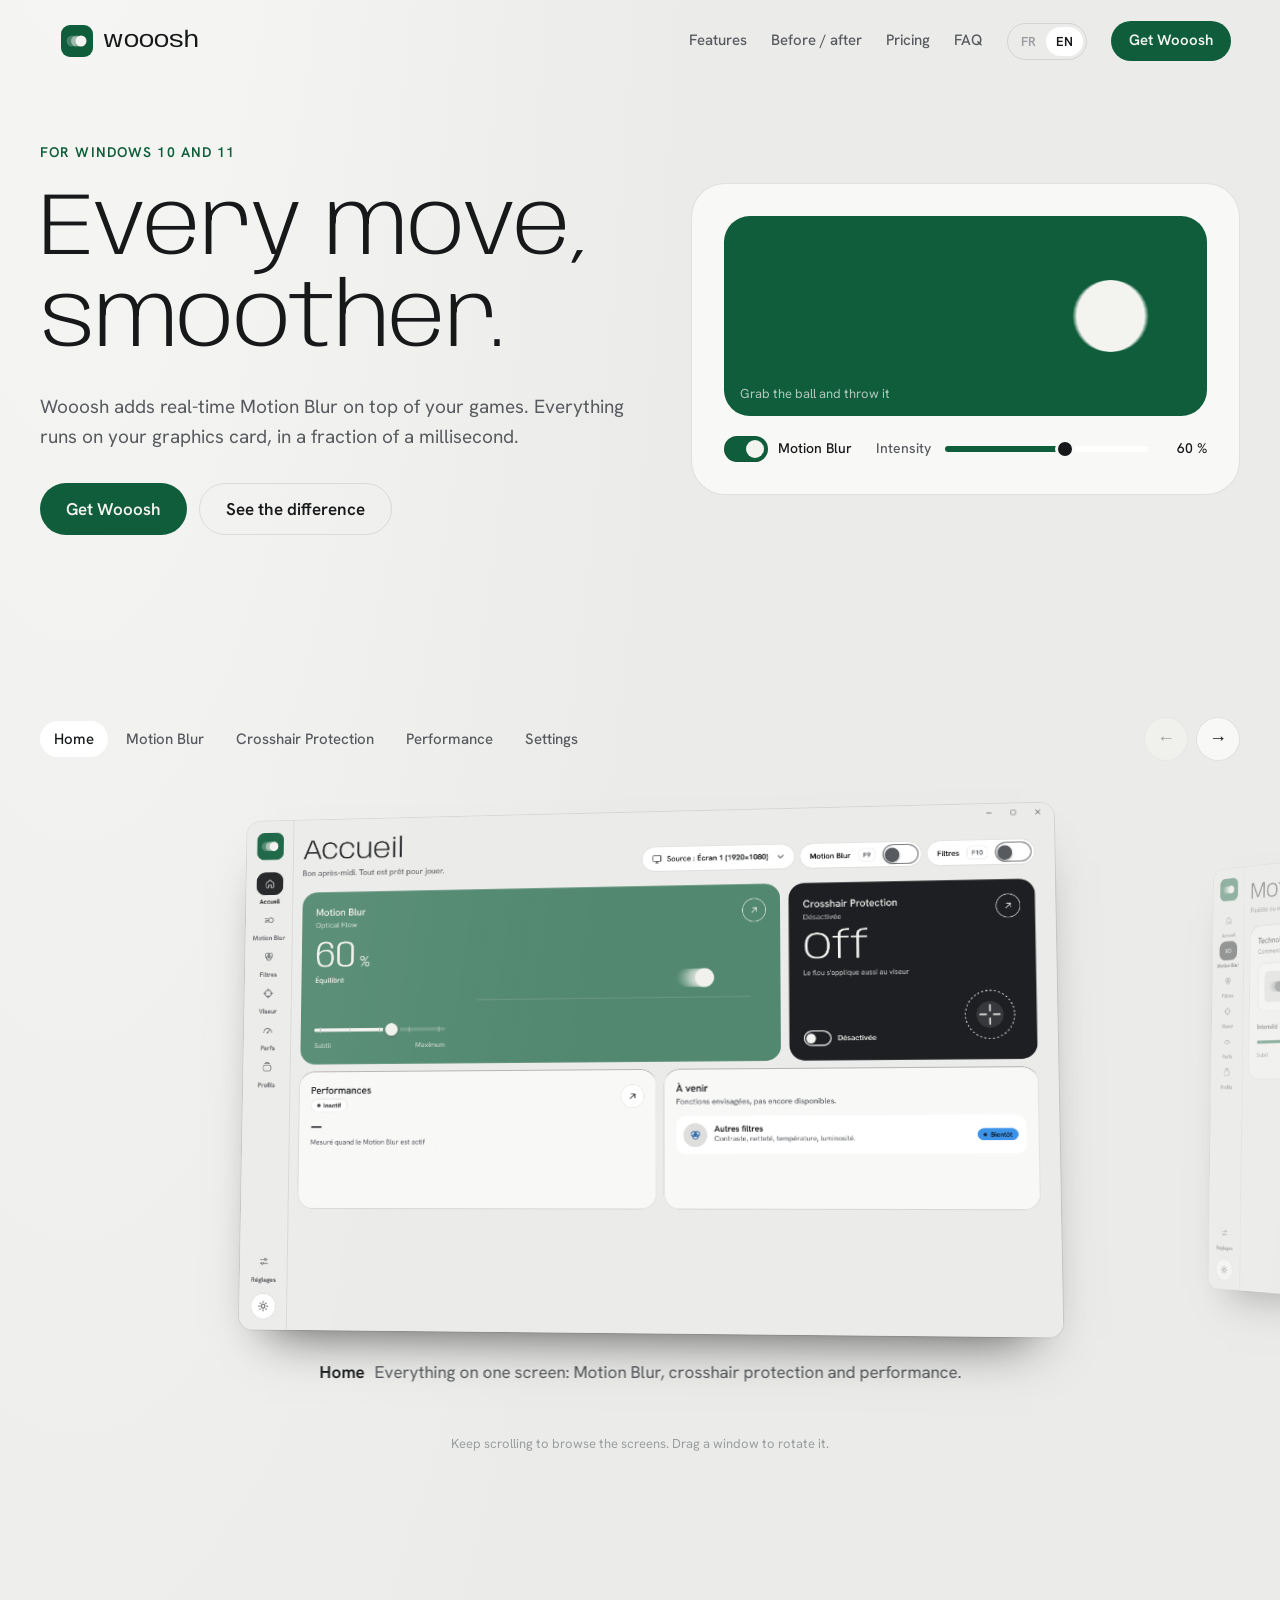
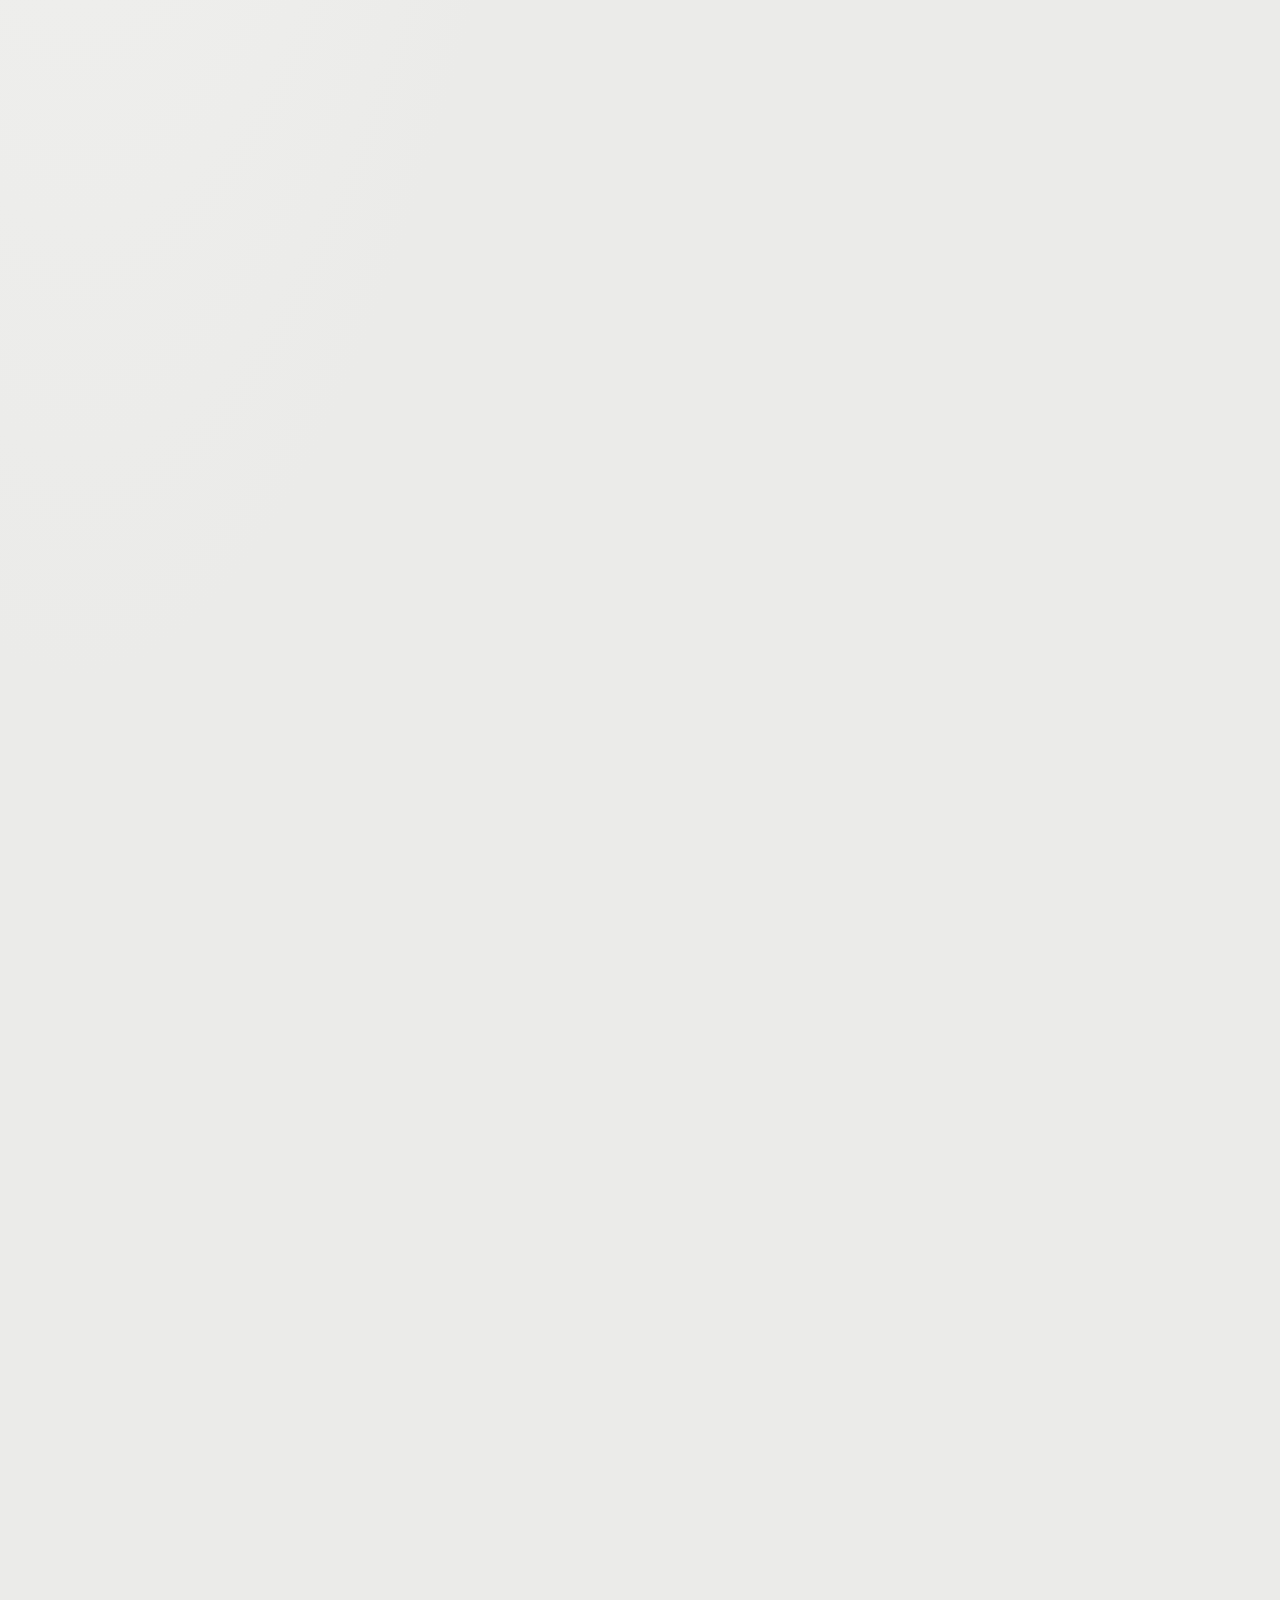
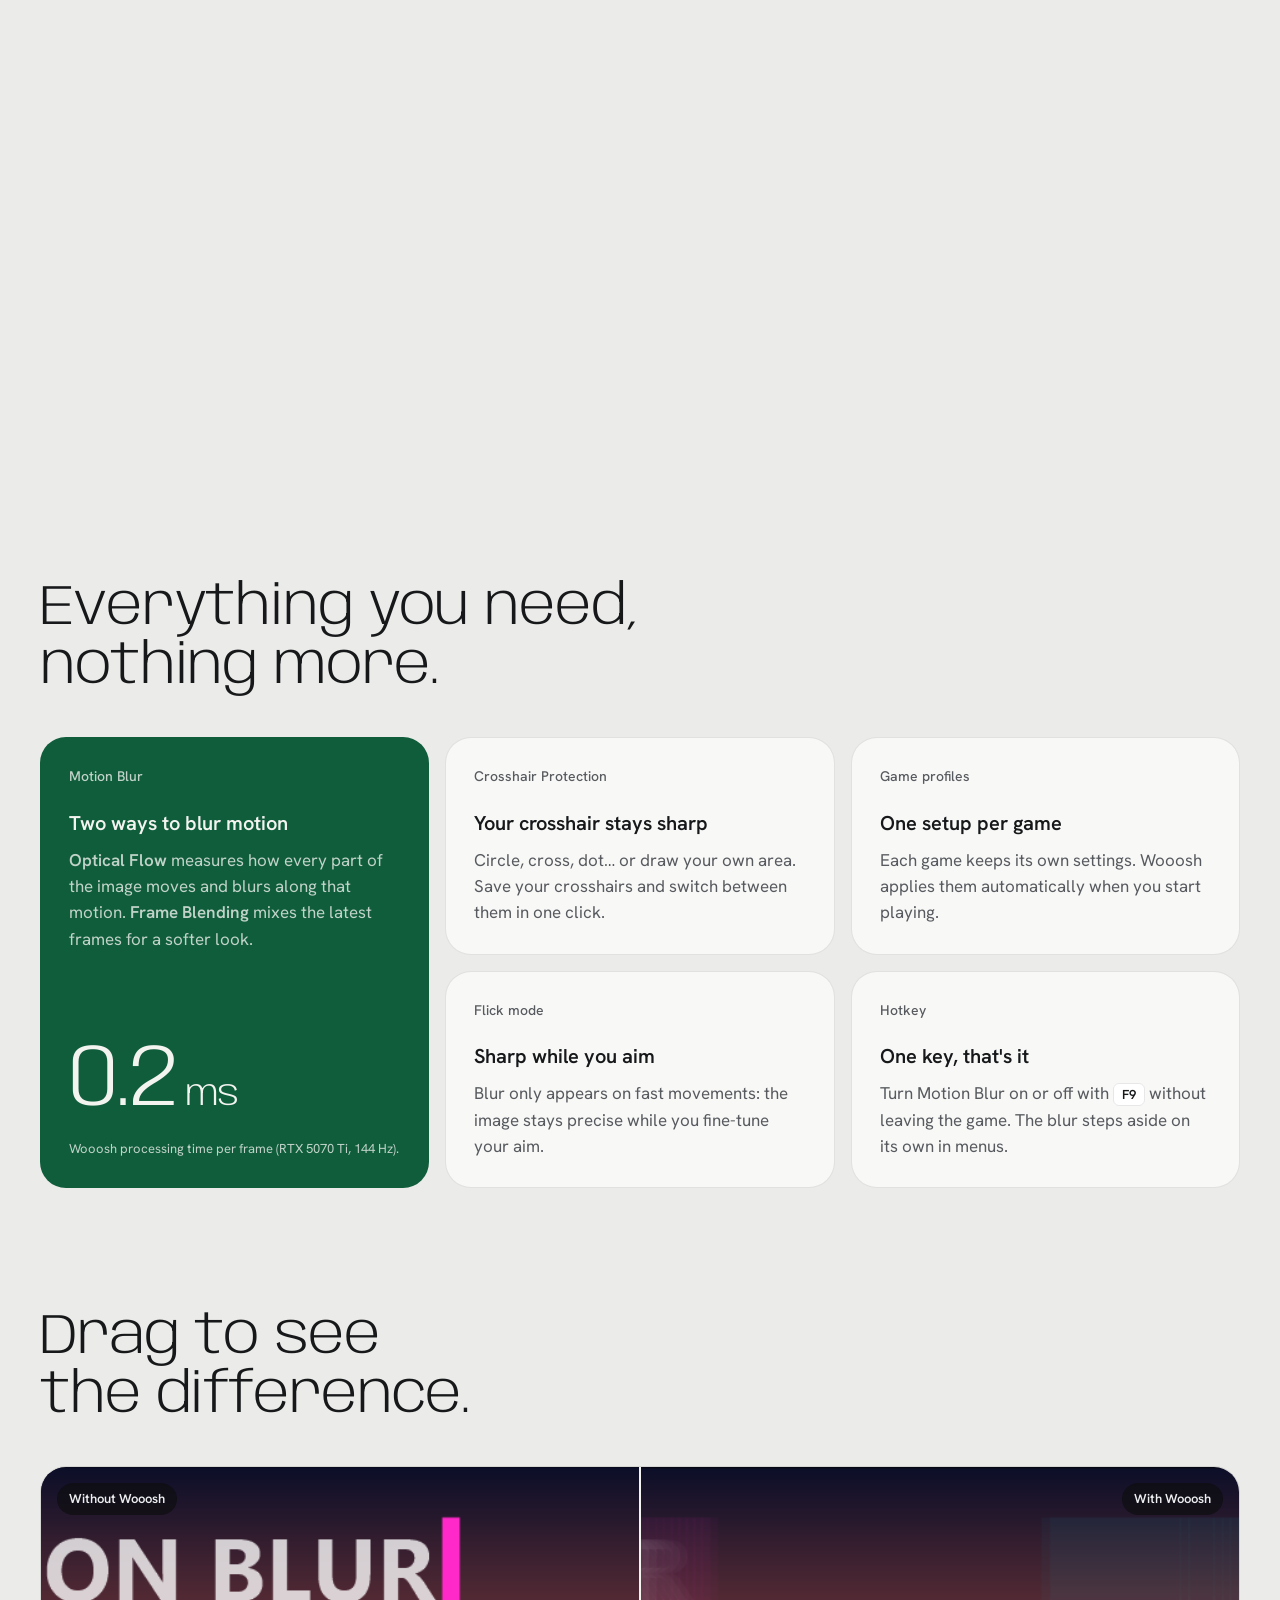
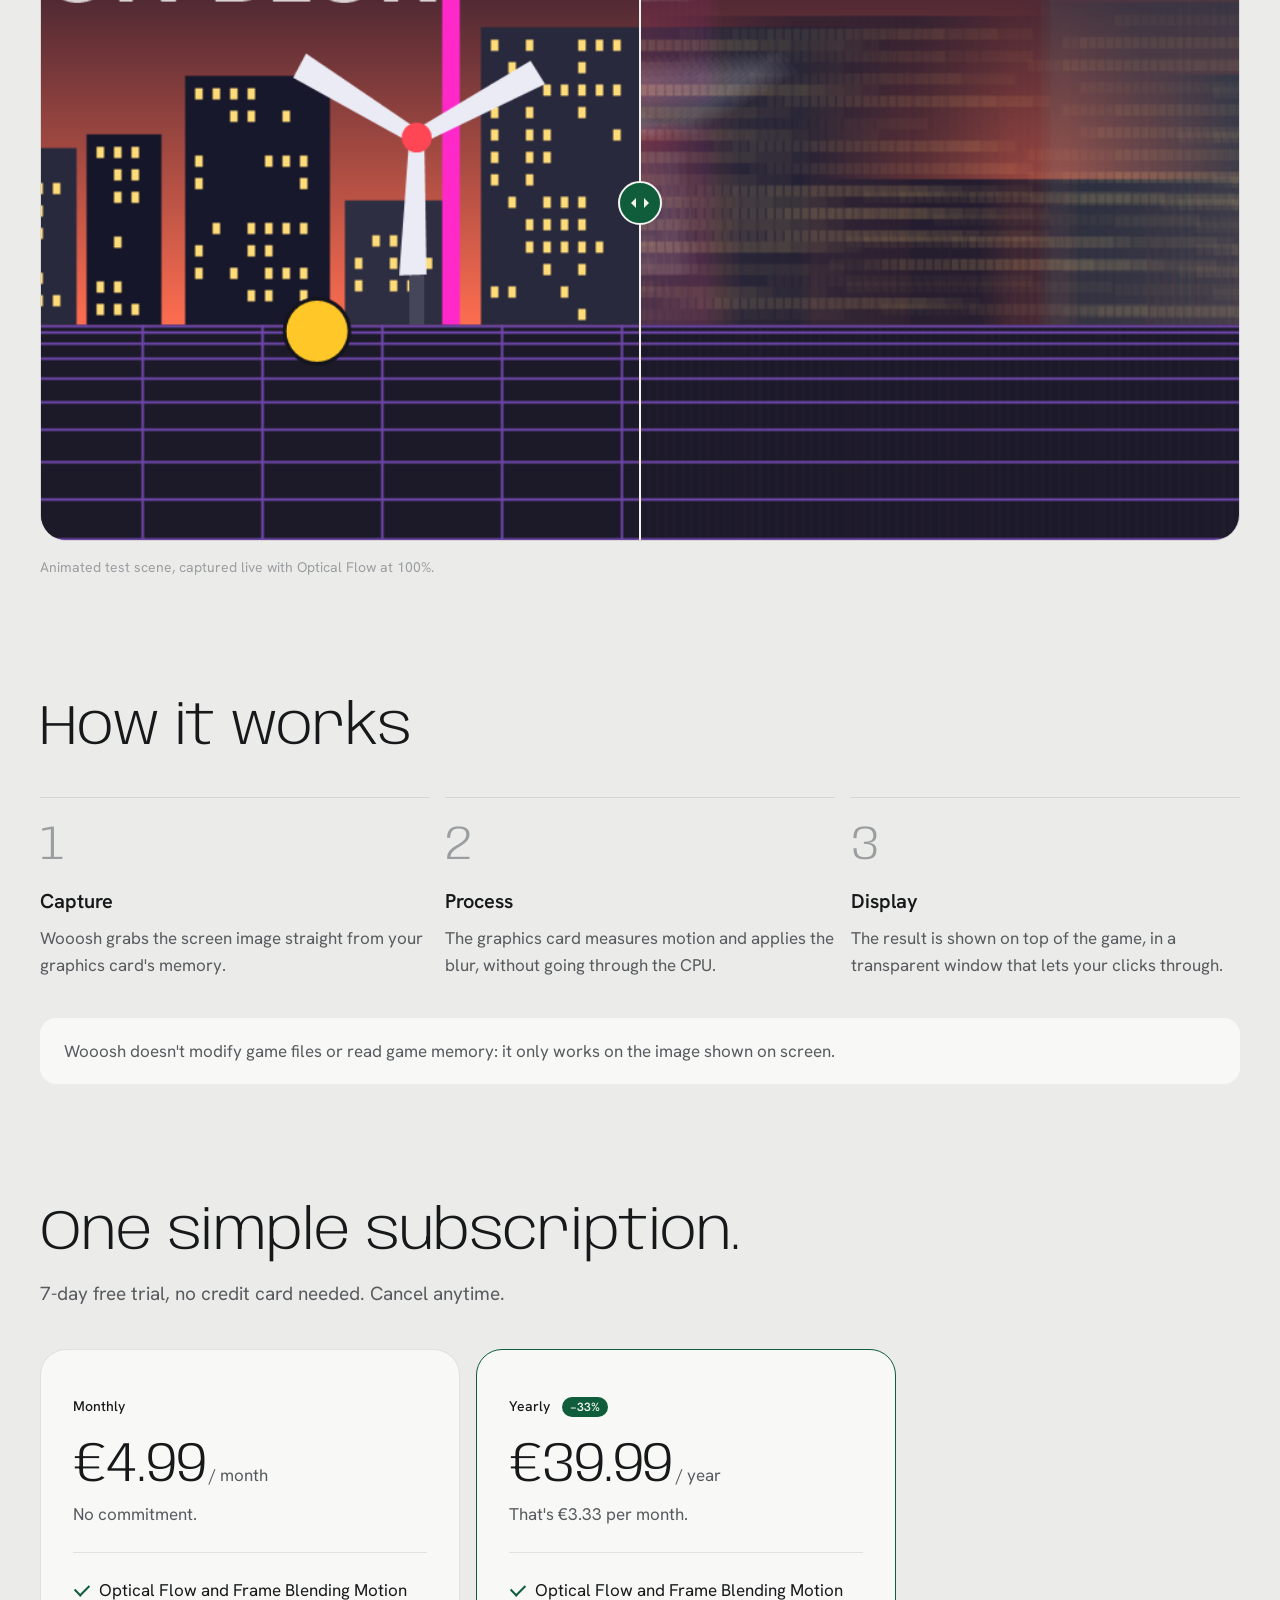
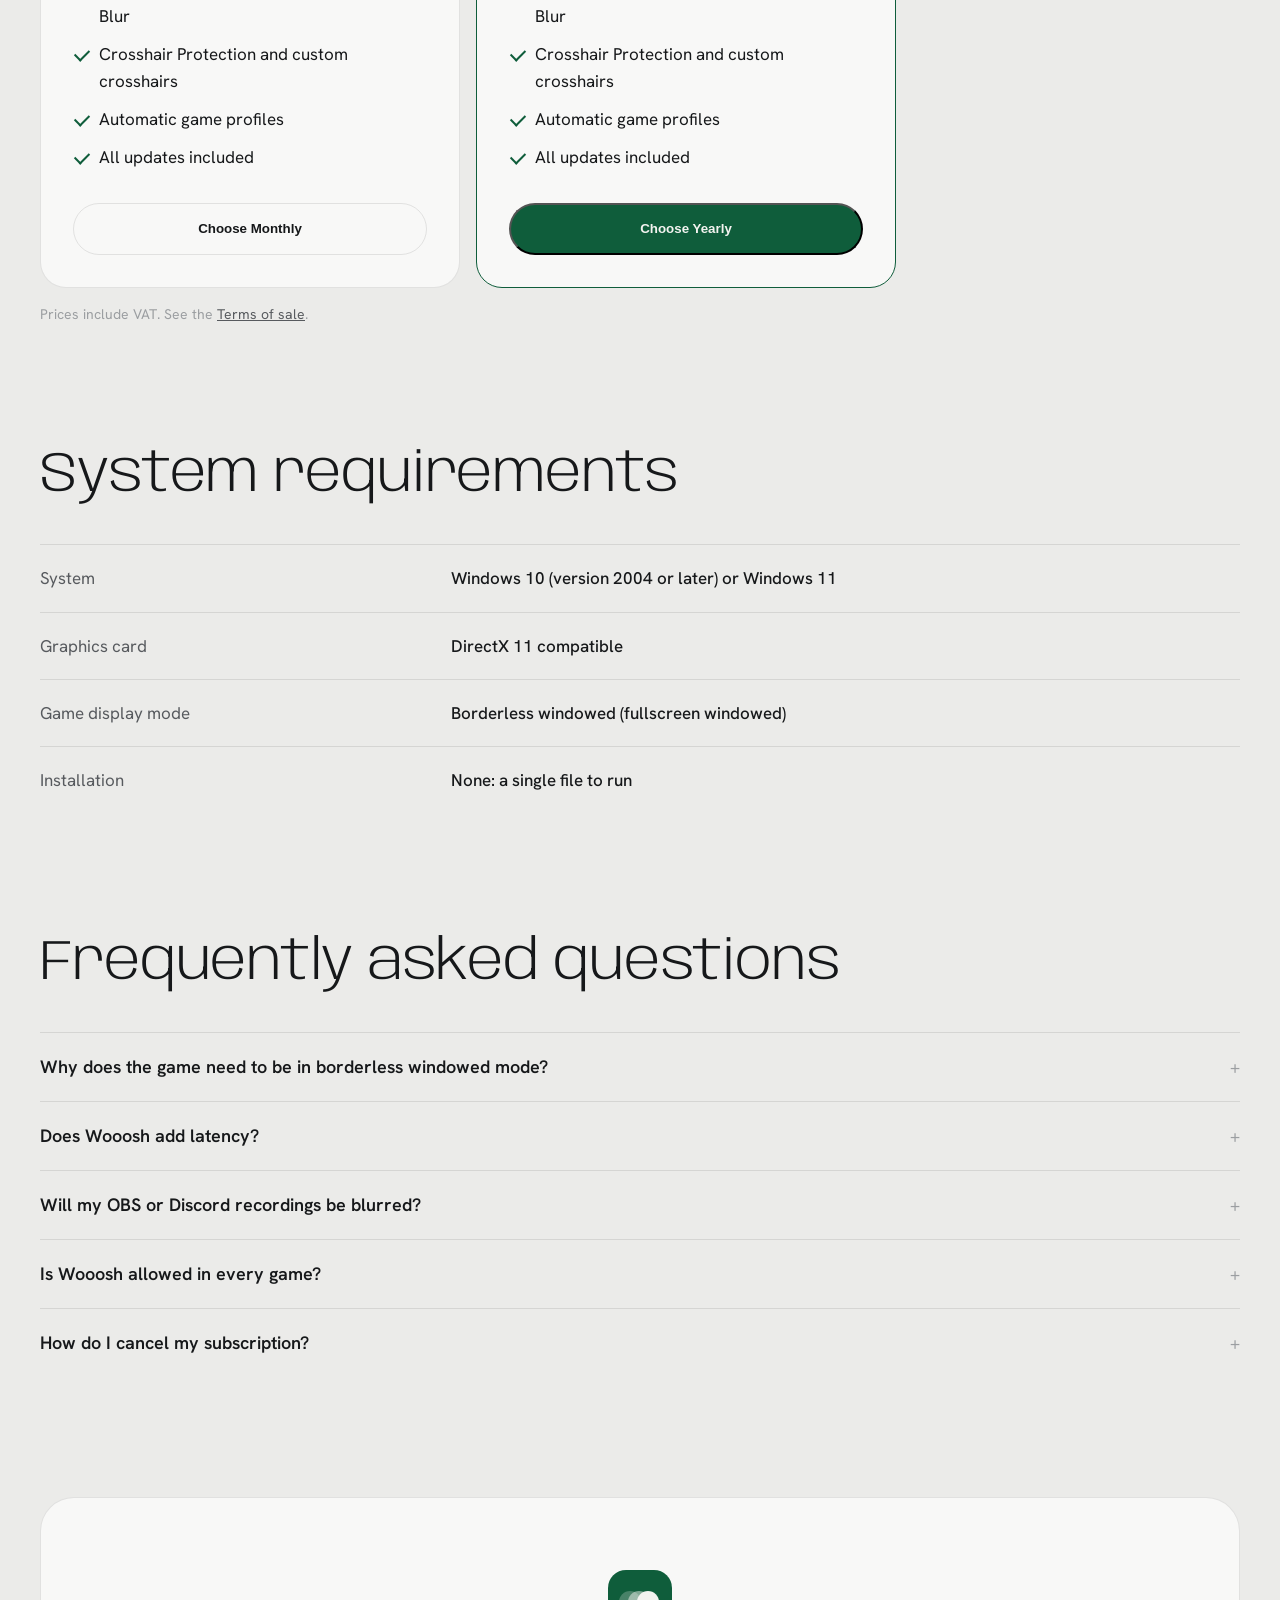
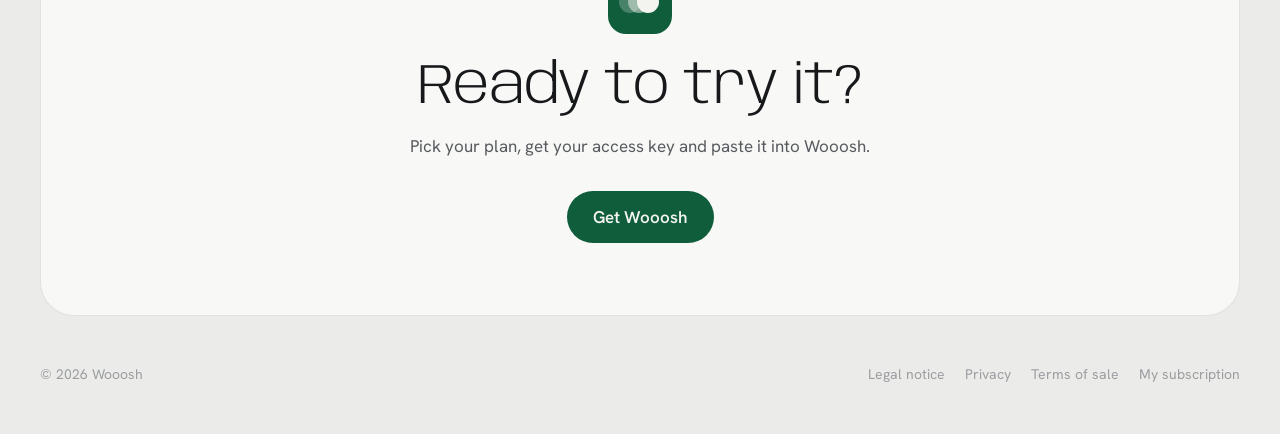
<file: index.html>
<!doctype html>
<html lang="fr">
<head>
  <meta charset="utf-8">
  <meta name="viewport" content="width=device-width, initial-scale=1">
  <title data-i18n="meta.title">Wooosh — Motion Blur en temps réel pour Windows</title>
  <meta name="description" content="Wooosh ajoute un Motion Blur en temps réel par-dessus vos jeux, calculé sur la carte graphique.">
  <link rel="icon" href="images/logo.svg" type="image/svg+xml">
  <link rel="stylesheet" href="style.css">
</head>
<body>

  <div class="progress" aria-hidden="true"></div>

  <header class="nav">
    <a class="brand" href="#">
      <img src="images/logo.svg" alt="" width="32" height="32">
      <span>wooosh</span>
    </a>
    <nav class="nav-links">
      <a href="#fonctions" data-i18n="nav.features">Fonctions</a>
      <a href="#comparaison" data-i18n="nav.compare">Avant / après</a>
      <a href="#tarifs" data-i18n="nav.pricing">Tarifs</a>
      <a href="#faq" data-i18n="nav.faq">Questions</a>
    </nav>
    <div class="lang" role="group" aria-label="Langue / Language">
      <button type="button" data-set-lang="fr">FR</button>
      <button type="button" data-set-lang="en">EN</button>
    </div>
    <a class="btn btn-small" href="#tarifs" data-i18n="nav.get">Obtenir Wooosh</a>
  </header>

  <main>
    <!-- Héros -->
    <section class="hero">
      <div class="hero-text">
        <p class="eyebrow" data-i18n="hero.eyebrow">Pour Windows 10 et 11</p>
        <h1 data-i18n="hero.title">Chaque mouvement,<br>plus fluide.</h1>
        <p class="lead" data-i18n="hero.lead">Wooosh ajoute un Motion Blur en temps réel par-dessus vos jeux. Tout est calculé sur la carte graphique, en une fraction de milliseconde.</p>
        <div class="hero-actions">
          <a class="btn" href="#tarifs" data-i18n="hero.cta">Obtenir Wooosh</a>
          <a class="btn btn-ghost" href="#comparaison" data-i18n="hero.see">Voir la différence</a>
        </div>
      </div>

      <!-- Démonstration interactive : vrai flou de mouvement réglable, boule à attraper (demo.js) -->
      <div class="demo">
        <div class="demo-track">
          <canvas class="demo-canvas" aria-hidden="true"></canvas>
          <span class="demo-hint" data-i18n="hero.demo.hint">Attrapez la boule et lancez-la</span>
        </div>
        <div class="demo-controls">
          <label class="switch">
            <input type="checkbox" class="demo-toggle" checked>
            <span class="switch-ui" aria-hidden="true"></span>
            <span>Motion Blur</span>
          </label>
          <label class="demo-slider">
            <span data-i18n="hero.demo.intensity">Intensité</span>
            <input type="range" class="demo-intensity" min="0" max="100" value="60">
            <output class="demo-value">60 %</output>
          </label>
        </div>
      </div>
    </section>

    <!-- Les écrans de l'application : carrousel horizontal, chaque fenêtre se tourne en 3D à la souris -->
    <section class="gallery" aria-roledescription="carrousel" data-i18n-aria="gallery.aria" aria-label="Les écrans de Wooosh">
      <div class="gallery-sticky">
      <div class="gallery-head">
        <div class="gallery-tabs">
        <button type="button" class="gallery-tab" data-slide="0" data-i18n="gallery.accueil.name">Accueil</button>
        <button type="button" class="gallery-tab" data-slide="1" data-i18n="gallery.motionblur.name">Motion Blur</button>
        <button type="button" class="gallery-tab" data-slide="2" data-i18n="gallery.viseur.name">Crosshair Protection</button>
        <button type="button" class="gallery-tab" data-slide="3" data-i18n="gallery.perfs.name">Performances</button>
        <button type="button" class="gallery-tab" data-slide="4" data-i18n="gallery.parametres.name">Paramètres</button>
        </div>
        <div class="gallery-arrows">
          <button type="button" class="arrow" data-dir="-1" data-i18n-aria="gallery.prev" aria-label="Écran précédent">&larr;</button>
          <button type="button" class="arrow" data-dir="1" data-i18n-aria="gallery.next" aria-label="Écran suivant">&rarr;</button>
        </div>
      </div>
      <div class="gallery-viewport">
      <div class="gallery-track">
        <figure class="slide">
          <div class="win" tabindex="0">
            <picture>
              <source srcset="images/app-accueil-clair.png" media="(prefers-color-scheme: light)">
              <img src="images/app-accueil-sombre.png" alt="" width="1380" height="880" decoding="async" draggable="false">
            </picture>
            <span class="win-glare"></span>
          </div>
          <figcaption><strong data-i18n="gallery.accueil.name">Accueil</strong> <span data-i18n="gallery.accueil.text">Tout l'essentiel sur un seul écran : Motion Blur, protection du viseur et performances.</span></figcaption>
        </figure>
        <figure class="slide">
          <div class="win" tabindex="0">
            <picture>
              <source srcset="images/app-motionblur-clair.png" media="(prefers-color-scheme: light)">
              <img src="images/app-motionblur-sombre.png" alt="" width="1380" height="880" decoding="async" draggable="false">
            </picture>
            <span class="win-glare"></span>
          </div>
          <figcaption><strong data-i18n="gallery.motionblur.name">Motion Blur</strong> <span data-i18n="gallery.motionblur.text">Choisissez la technologie, l'intensité, et le mode Flick pour rester net en visant.</span></figcaption>
        </figure>
        <figure class="slide">
          <div class="win" tabindex="0">
            <picture>
              <source srcset="images/app-viseur-clair.png" media="(prefers-color-scheme: light)">
              <img src="images/app-viseur-sombre.png" alt="" width="1380" height="880" decoding="async" draggable="false">
            </picture>
            <span class="win-glare"></span>
          </div>
          <figcaption><strong data-i18n="gallery.viseur.name">Crosshair Protection</strong> <span data-i18n="gallery.viseur.text">Votre viseur reste net. Formes intégrées ou zone dessinée à la main.</span></figcaption>
        </figure>
        <figure class="slide">
          <div class="win" tabindex="0">
            <picture>
              <source srcset="images/app-perfs-clair.png" media="(prefers-color-scheme: light)">
              <img src="images/app-perfs-sombre.png" alt="" width="1380" height="880" decoding="async" draggable="false">
            </picture>
            <span class="win-glare"></span>
          </div>
          <figcaption><strong data-i18n="gallery.perfs.name">Performances</strong> <span data-i18n="gallery.perfs.text">Les vraies mesures du moteur, image par image.</span></figcaption>
        </figure>
        <figure class="slide">
          <div class="win" tabindex="0">
            <picture>
              <source srcset="images/app-parametres-clair.png" media="(prefers-color-scheme: light)">
              <img src="images/app-parametres-sombre.png" alt="" width="1380" height="880" decoding="async" draggable="false">
            </picture>
            <span class="win-glare"></span>
          </div>
          <figcaption><strong data-i18n="gallery.parametres.name">Paramètres</strong> <span data-i18n="gallery.parametres.text">Thème, raccourcis clavier et touches des menus du jeu.</span></figcaption>
        </figure>
      </div>
      </div>
      <p class="gallery-hint" data-i18n="gallery.hint">Continuez à descendre pour parcourir les écrans. Faites glisser une fenêtre pour la tourner.</p>
      </div>
    </section>

    <!-- Fonctions -->
    <section id="fonctions" class="section">
      <h2 data-i18n="features.title">Tout ce qu'il faut,<br>rien de plus.</h2>
      <div class="bento">
        <article class="card card-hero">
          <p class="card-kicker">Motion Blur</p>
          <h3 data-i18n="features.mb.title">Deux façons de flouter le mouvement</h3>
          <p data-i18n="features.mb.text"><strong>Optical Flow</strong> mesure le déplacement de chaque zone de l'image et floute le long du mouvement. <strong>Frame Blending</strong> mélange les dernières images pour un rendu plus doux.</p>
          <p class="big" data-i18n="features.mb.big">0,2<span> ms</span></p>
          <p class="card-note" data-i18n="features.mb.note">Temps de calcul de Wooosh par image (RTX 5070 Ti, 144 Hz).</p>
        </article>
        <article class="card">
          <p class="card-kicker">Crosshair Protection</p>
          <h3 data-i18n="features.ch.title">Votre viseur reste net</h3>
          <p data-i18n="features.ch.text">Cercle, croix, point… ou dessinez votre propre zone. Enregistrez vos viseurs et changez-en en un clic.</p>
        </article>
        <article class="card">
          <p class="card-kicker" data-i18n="features.pr.kicker">Profils de jeux</p>
          <h3 data-i18n="features.pr.title">Un réglage par jeu</h3>
          <p data-i18n="features.pr.text">Chaque jeu garde ses réglages. Wooosh les applique tout seul quand vous lancez la partie.</p>
        </article>
        <article class="card">
          <p class="card-kicker" data-i18n="features.fl.kicker">Mode Flick</p>
          <h3 data-i18n="features.fl.title">Net quand vous visez</h3>
          <p data-i18n="features.fl.text">Le flou n'apparaît que sur les mouvements rapides : l'image reste précise quand vous ajustez votre visée.</p>
        </article>
        <article class="card">
          <p class="card-kicker" data-i18n="features.hk.kicker">Raccourci</p>
          <h3 data-i18n="features.hk.title">Une touche, c'est tout</h3>
          <p data-i18n="features.hk.text">Activez ou coupez le Motion Blur avec <kbd>F9</kbd>, sans quitter le jeu. Le flou se retire tout seul dans les menus.</p>
        </article>
      </div>
    </section>

    <!-- Comparaison avant / après -->
    <section id="comparaison" class="section">
      <h2 data-i18n="compare.title">Glissez pour voir<br>la différence.</h2>
      <div class="compare" style="--pos: 50%">
        <img src="images/apres.png" data-i18n-alt="compare.after.alt" alt="Image en mouvement avec le Motion Blur de Wooosh" width="960" height="540">
        <div class="compare-before">
          <img src="images/avant.png" data-i18n-alt="compare.before.alt" alt="La même image sans Motion Blur" width="960" height="540">
        </div>
        <span class="compare-tag tag-before" data-i18n="compare.before">Sans Wooosh</span>
        <span class="compare-tag tag-after" data-i18n="compare.after">Avec Wooosh</span>
        <div class="compare-handle" aria-hidden="true"><span></span></div>
        <input class="compare-range" type="range" min="0" max="100" value="50" data-i18n-aria="compare.aria" aria-label="Position de la comparaison avant / après">
      </div>
      <p class="compare-note" data-i18n="compare.note">Scène de test animée, capturée en direct avec Optical Flow à 100 %.</p>
    </section>

    <!-- Comment ça marche -->
    <section id="comment" class="section">
      <h2 data-i18n="how.title">Comment ça marche</h2>
      <ol class="steps">
        <li>
          <span class="step-num">1</span>
          <h3 data-i18n="how.1.title">Capture</h3>
          <p data-i18n="how.1.text">Wooosh récupère l'image de l'écran directement dans la mémoire de la carte graphique.</p>
        </li>
        <li>
          <span class="step-num">2</span>
          <h3 data-i18n="how.2.title">Calcul</h3>
          <p data-i18n="how.2.text">La carte graphique mesure le mouvement et applique le flou, sans passer par le processeur.</p>
        </li>
        <li>
          <span class="step-num">3</span>
          <h3 data-i18n="how.3.title">Affichage</h3>
          <p data-i18n="how.3.text">Le résultat s'affiche par-dessus le jeu, dans une fenêtre transparente qui laisse passer vos clics.</p>
        </li>
      </ol>
      <p class="aside" data-i18n="how.aside">Wooosh ne modifie pas les fichiers du jeu et ne lit pas sa mémoire : il travaille uniquement sur l'image affichée à l'écran.</p>
    </section>

    <!-- Tarifs (prix provisoires) -->
    <section id="tarifs" class="section">
      <h2 data-i18n="pricing.title">Un abonnement simple.</h2>
      <p class="section-lead" data-i18n="pricing.lead">7 jours d'essai gratuit, sans carte bancaire. Résiliable à tout moment.</p>
      <div class="pricing">
        <article class="plan">
          <p class="card-kicker" data-i18n="pricing.monthly">Mensuel</p>
          <p class="price" data-i18n="pricing.monthly.price">4,99 €<span> / mois</span></p>
          <p class="plan-note" data-i18n="pricing.monthly.note">Sans engagement.</p>
          <ul data-i18n="pricing.list">
            <li>Motion Blur Optical Flow et Frame Blending</li>
            <li>Crosshair Protection et viseurs personnalisés</li>
            <li>Profils de jeux automatiques</li>
            <li>Toutes les mises à jour</li>
          </ul>
          <button type="button" class="btn btn-ghost" data-buy="monthly" data-i18n="pricing.choose.monthly">Choisir Mensuel</button>
        </article>
        <article class="plan plan-best">
          <p class="card-kicker"><span data-i18n="pricing.yearly">Annuel</span> <span class="badge" data-i18n="pricing.save">−33 %</span></p>
          <p class="price" data-i18n="pricing.yearly.price">39,99 €<span> / an</span></p>
          <p class="plan-note" data-i18n="pricing.yearly.note">Soit 3,33 € par mois.</p>
          <ul data-i18n="pricing.list">
            <li>Motion Blur Optical Flow et Frame Blending</li>
            <li>Crosshair Protection et viseurs personnalisés</li>
            <li>Profils de jeux automatiques</li>
            <li>Toutes les mises à jour</li>
          </ul>
          <button type="button" class="btn" data-buy="yearly" data-i18n="pricing.choose.yearly">Choisir Annuel</button>
        </article>
      </div>
      <p class="compare-note"><span data-i18n="pricing.terms">Prix TTC. Voir les</span> <a href="cgv.html" data-i18n="footer.terms">Conditions de vente</a>.</p>
    </section>

    <!-- Configuration -->
    <section class="section specs">
      <h2 data-i18n="specs.title">Configuration requise</h2>
      <dl>
        <div><dt data-i18n="specs.os">Système</dt><dd data-i18n="specs.os.v">Windows 10 (version 2004 ou plus récente) ou Windows 11</dd></div>
        <div><dt data-i18n="specs.gpu">Carte graphique</dt><dd data-i18n="specs.gpu.v">Compatible DirectX 11</dd></div>
        <div><dt data-i18n="specs.mode">Mode d'affichage du jeu</dt><dd data-i18n="specs.mode.v">Fenêtré plein écran (sans bordure)</dd></div>
        <div><dt data-i18n="specs.install">Installation</dt><dd data-i18n="specs.install.v">Aucune : un seul fichier à lancer</dd></div>
      </dl>
    </section>

    <!-- Questions -->
    <section id="faq" class="section">
      <h2 data-i18n="faq.title">Questions fréquentes</h2>
      <div class="faq">
        <details>
          <summary data-i18n="faq.1.q">Pourquoi le jeu doit-il être en fenêtré plein écran ?</summary>
          <p data-i18n="faq.1.a">En plein écran exclusif, Windows ne laisse aucune fenêtre s'afficher par-dessus le jeu. En mode fenêtré sans bordure, Wooosh peut afficher son image floutée au-dessus.</p>
        </details>
        <details>
          <summary data-i18n="faq.2.q">Est-ce que Wooosh ajoute de la latence ?</summary>
          <p data-i18n="faq.2.a">Le calcul de Wooosh prend environ 0,2 ms. Le reste du délai vient de l'affichage par Windows et dépend des images par seconde du jeu : en général quelques millisecondes.</p>
        </details>
        <details>
          <summary data-i18n="faq.3.q">Mes enregistrements OBS ou Discord seront-ils floutés ?</summary>
          <p data-i18n="faq.3.a">Non. La fenêtre de Wooosh est exclue des captures : vos vidéos et vos partages d'écran montrent l'image d'origine, sans flou.</p>
        </details>
        <details>
          <summary data-i18n="faq.4.q">Wooosh est-il autorisé dans tous les jeux ?</summary>
          <p data-i18n="faq.4.a">Wooosh ne touche pas au jeu, mais chaque éditeur a ses propres règles. Vérifiez les conditions d'utilisation de votre jeu avant de l'utiliser en partie classée.</p>
        </details>
        <details>
          <summary data-i18n="faq.5.q">Comment résilier mon abonnement ?</summary>
          <p data-i18n="faq.5.a">À tout moment, depuis la page <a href="compte.html">Mon abonnement</a> (lien en bas de chaque page) ou depuis Wooosh, page Compte. Vous gardez Wooosh jusqu'à la fin de la période déjà payée.</p>
        </details>
      </div>
    </section>

    <!-- Appel final -->
    <section class="cta">
      <img src="images/logo.svg" alt="" width="64" height="64">
      <h2 data-i18n="cta.title">Prêt à essayer ?</h2>
      <p data-i18n="cta.text">Choisissez votre formule, recevez votre clé d'accès et collez-la dans Wooosh.</p>
      <a class="btn" href="#tarifs" data-i18n="nav.get">Obtenir Wooosh</a>
    </section>
  </main>

  <!-- Paiement de DÉMONSTRATION (checkout.js) : aucun paiement réel, une vraie clé d'accès Wooosh est créée -->
  <dialog class="checkout" aria-labelledby="checkout-title">
    <button type="button" class="checkout-close" data-close data-i18n-aria="checkout.close" aria-label="Fermer">&times;</button>

    <div class="checkout-step" data-step="pay">
      <p class="demo-badge" data-i18n="checkout.demo">Démonstration · aucun paiement réel</p>
      <h2 id="checkout-title" data-i18n="checkout.title">Finaliser la commande</h2>
      <div class="checkout-summary">
        <span class="checkout-plan"></span>
        <strong class="checkout-price"></strong>
      </div>
      <form class="checkout-form" novalidate>
        <label class="field">
          <span data-i18n="checkout.email">Adresse e-mail</span>
          <input type="email" class="checkout-email" autocomplete="email" placeholder="vous@exemple.fr" required>
        </label>
        <p class="field-error" hidden data-i18n="checkout.emailError">Entrez une adresse e-mail valide.</p>
        <p class="checkout-note" data-i18n="checkout.note">Dans la vraie version, vous paierez ici par carte ou PayPal, chez notre prestataire de paiement. N'entrez aucune coordonnée bancaire : cette page est une démonstration.</p>
        <button type="submit" class="btn checkout-pay"></button>
      </form>
    </div>

    <div class="checkout-step checkout-wait" data-step="wait" hidden>
      <span class="spinner" aria-hidden="true"></span>
      <p data-i18n="checkout.wait">Paiement en cours…</p>
    </div>

    <div class="checkout-step" data-step="done" hidden>
      <p class="demo-badge" data-i18n="checkout.demo">Démonstration · aucun paiement réel</p>
      <h2 data-i18n="checkout.thanks">Merci ! Voici votre clé d'accès.</h2>
      <p class="checkout-sent"></p>
      <div class="key-box">
        <code class="key-value"></code>
        <button type="button" class="btn btn-small btn-ghost key-copy" data-i18n="checkout.copy">Copier</button>
      </div>
      <p class="key-exp"></p>
      <ol class="next-steps" data-i18n="checkout.steps">
        <li>Téléchargez et lancez Wooosh.</li>
        <li>Collez votre clé dans l'écran « Bienvenue ».</li>
        <li>Activez « Rester connecté » pour ne plus avoir à la retaper.</li>
      </ol>
      <div class="checkout-actions">
        <span class="btn btn-soon" aria-disabled="true" data-i18n="checkout.download">Télécharger Wooosh (bientôt)</span>
        <a class="btn btn-ghost" href="compte.html" data-i18n="footer.account">Mon abonnement</a>
      </div>
    </div>
  </dialog>

  <footer class="footer">
    <span>© 2026 Wooosh</span>
    <nav class="footer-links">
      <a href="mentions-legales.html" data-i18n="footer.legal">Mentions légales</a>
      <a href="confidentialite.html" data-i18n="footer.privacy">Confidentialité</a>
      <a href="cgv.html" data-i18n="footer.terms">Conditions de vente</a>
      <a href="compte.html" data-i18n="footer.account">Mon abonnement</a>
    </nav>
  </footer>

  <script src="i18n.js"></script>
  <script src="site.js"></script>
  <script src="demo.js"></script>
  <script src="license.js"></script>
  <script src="checkout.js"></script>
</body>
</html>
</file>
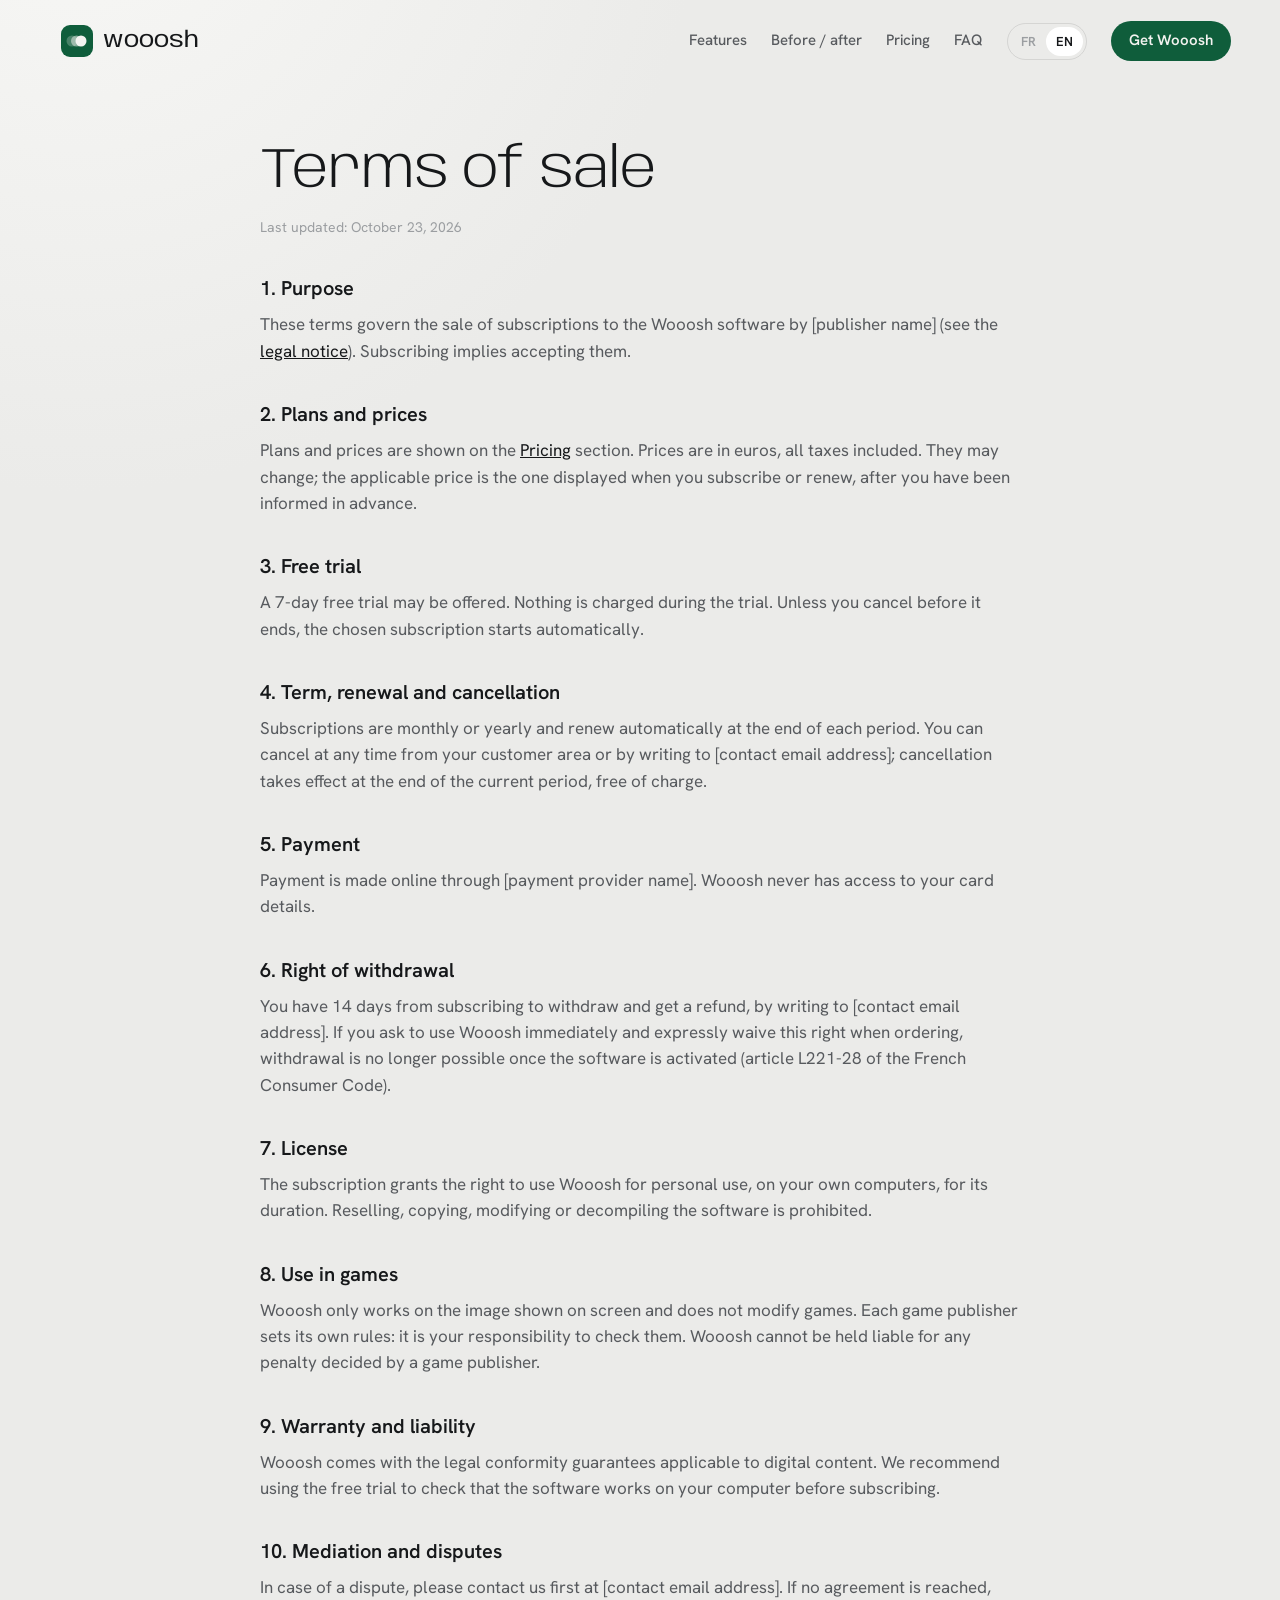
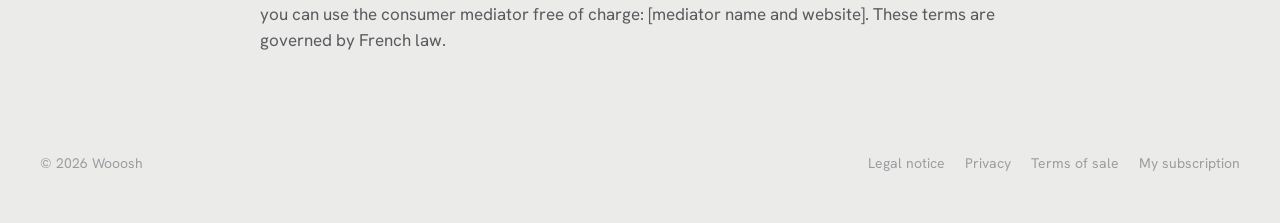
<file: cgv.html>
<!doctype html>
<html lang="fr">
<head>
  <meta charset="utf-8">
  <meta name="viewport" content="width=device-width, initial-scale=1">
  <title>Conditions de vente — Wooosh</title>
  <link rel="icon" href="images/logo.svg" type="image/svg+xml">
  <link rel="stylesheet" href="style.css">
</head>
<body>

  <div class="progress" aria-hidden="true"></div>

  <header class="nav">
    <a class="brand" href="index.html">
      <img src="images/logo.svg" alt="" width="32" height="32">
      <span>wooosh</span>
    </a>
    <nav class="nav-links">
      <a href="index.html#fonctions" data-i18n="nav.features">Fonctions</a>
      <a href="index.html#comparaison" data-i18n="nav.compare">Avant / après</a>
      <a href="index.html#tarifs" data-i18n="nav.pricing">Tarifs</a>
      <a href="index.html#faq" data-i18n="nav.faq">Questions</a>
    </nav>
    <div class="lang" role="group" aria-label="Langue / Language">
      <button type="button" data-set-lang="fr">FR</button>
      <button type="button" data-set-lang="en">EN</button>
    </div>
    <a class="btn btn-small" href="index.html#tarifs" data-i18n="nav.get">Obtenir Wooosh</a>
  </header>

  <main class="legal">
    <!-- Modèle à faire relire avant toute vente. Les champs entre crochets [ ] sont à compléter. -->
    <div data-lang="fr">
      <h1>Conditions générales de vente</h1>
      <p class="legal-date">Dernière mise à jour : 23 octobre 2026</p>

      <h2>1. Objet</h2>
      <p>Les présentes conditions encadrent la vente d'abonnements au logiciel Wooosh par [nom de l'éditeur] (voir les <a href="mentions-legales.html">mentions légales</a>). Tout abonnement implique leur acceptation.</p>

      <h2>2. Offres et prix</h2>
      <p>Les offres et leurs prix sont présentés sur la page <a href="index.html#tarifs">Tarifs</a>. Les prix sont indiqués en euros, toutes taxes comprises. Ils peuvent évoluer ; le prix applicable est celui affiché au moment de la souscription ou du renouvellement, après information préalable de l'abonné.</p>

      <h2>3. Essai gratuit</h2>
      <p>Une période d'essai gratuite de 7 jours peut être proposée. Aucun paiement n'est prélevé pendant l'essai. Sans résiliation avant la fin de l'essai, l'abonnement choisi démarre automatiquement.</p>

      <h2>4. Durée, renouvellement et résiliation</h2>
      <p>L'abonnement est mensuel ou annuel et se renouvelle automatiquement à chaque échéance. Vous pouvez le résilier à tout moment depuis votre espace client ou en écrivant à [adresse e-mail de contact] ; la résiliation prend effet à la fin de la période en cours, sans frais.</p>

      <h2>5. Paiement</h2>
      <p>Le paiement s'effectue en ligne par l'intermédiaire de [nom du prestataire de paiement]. Wooosh n'a jamais accès à vos coordonnées bancaires.</p>

      <h2>6. Droit de rétractation</h2>
      <p>Vous disposez d'un délai de 14 jours à compter de la souscription pour vous rétracter et être remboursé, en écrivant à [adresse e-mail de contact]. Si vous demandez à utiliser Wooosh immédiatement et renoncez expressément à ce droit lors de la commande, la rétractation n'est plus possible une fois le logiciel activé (article L221-28 du Code de la consommation).</p>

      <h2>7. Licence d'utilisation</h2>
      <p>L'abonnement donne le droit d'utiliser Wooosh pour un usage personnel, sur vos propres ordinateurs, pendant sa durée. Il est interdit de revendre, copier, modifier ou décompiler le logiciel.</p>

      <h2>8. Utilisation dans les jeux</h2>
      <p>Wooosh agit uniquement sur l'image affichée à l'écran et ne modifie pas les jeux. Chaque éditeur de jeu fixe ses propres règles : il vous appartient de les vérifier. Wooosh ne peut être tenu responsable d'une sanction décidée par un éditeur de jeu.</p>

      <h2>9. Garantie et responsabilité</h2>
      <p>Wooosh est fourni avec les garanties légales de conformité applicables aux contenus numériques. Il est conseillé de vérifier, grâce à l'essai gratuit, que le logiciel fonctionne sur votre ordinateur avant de vous abonner.</p>

      <h2>10. Médiation et litiges</h2>
      <p>En cas de litige, contactez-nous d'abord à [adresse e-mail de contact]. À défaut d'accord, vous pouvez recourir gratuitement au médiateur de la consommation : [nom et site du médiateur]. Les présentes conditions sont soumises au droit français.</p>
    </div>

    <div data-lang="en">
      <h1>Terms of sale</h1>
      <p class="legal-date">Last updated: October 23, 2026</p>

      <h2>1. Purpose</h2>
      <p>These terms govern the sale of subscriptions to the Wooosh software by [publisher name] (see the <a href="mentions-legales.html">legal notice</a>). Subscribing implies accepting them.</p>

      <h2>2. Plans and prices</h2>
      <p>Plans and prices are shown on the <a href="index.html#tarifs">Pricing</a> section. Prices are in euros, all taxes included. They may change; the applicable price is the one displayed when you subscribe or renew, after you have been informed in advance.</p>

      <h2>3. Free trial</h2>
      <p>A 7-day free trial may be offered. Nothing is charged during the trial. Unless you cancel before it ends, the chosen subscription starts automatically.</p>

      <h2>4. Term, renewal and cancellation</h2>
      <p>Subscriptions are monthly or yearly and renew automatically at the end of each period. You can cancel at any time from your customer area or by writing to [contact email address]; cancellation takes effect at the end of the current period, free of charge.</p>

      <h2>5. Payment</h2>
      <p>Payment is made online through [payment provider name]. Wooosh never has access to your card details.</p>

      <h2>6. Right of withdrawal</h2>
      <p>You have 14 days from subscribing to withdraw and get a refund, by writing to [contact email address]. If you ask to use Wooosh immediately and expressly waive this right when ordering, withdrawal is no longer possible once the software is activated (article L221-28 of the French Consumer Code).</p>

      <h2>7. License</h2>
      <p>The subscription grants the right to use Wooosh for personal use, on your own computers, for its duration. Reselling, copying, modifying or decompiling the software is prohibited.</p>

      <h2>8. Use in games</h2>
      <p>Wooosh only works on the image shown on screen and does not modify games. Each game publisher sets its own rules: it is your responsibility to check them. Wooosh cannot be held liable for any penalty decided by a game publisher.</p>

      <h2>9. Warranty and liability</h2>
      <p>Wooosh comes with the legal conformity guarantees applicable to digital content. We recommend using the free trial to check that the software works on your computer before subscribing.</p>

      <h2>10. Mediation and disputes</h2>
      <p>In case of a dispute, please contact us first at [contact email address]. If no agreement is reached, you can use the consumer mediator free of charge: [mediator name and website]. These terms are governed by French law.</p>
    </div>
  </main>

  <footer class="footer">
    <span>© 2026 Wooosh</span>
    <nav class="footer-links">
      <a href="mentions-legales.html" data-i18n="footer.legal">Mentions légales</a>
      <a href="confidentialite.html" data-i18n="footer.privacy">Confidentialité</a>
      <a href="cgv.html" data-i18n="footer.terms">Conditions de vente</a>
      <a href="compte.html" data-i18n="footer.account">Mon abonnement</a>
    </nav>
  </footer>

  <script src="i18n.js"></script>
  <script src="site.js"></script>
</body>
</html>
</file>
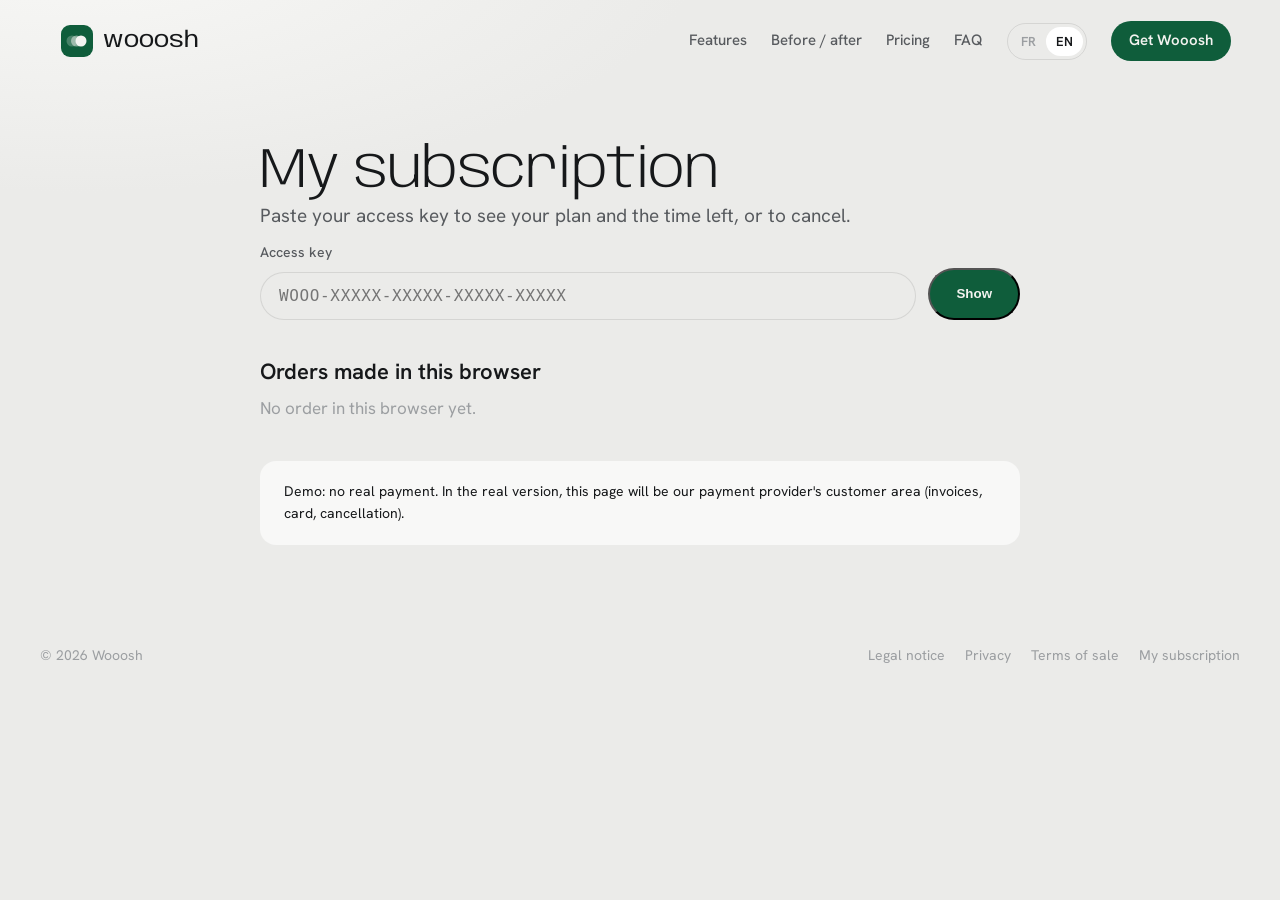
<file: compte.html>
<!doctype html>
<html lang="fr">
<head>
  <meta charset="utf-8">
  <meta name="viewport" content="width=device-width, initial-scale=1">
  <title data-i18n="account.pageTitle">Mon abonnement — Wooosh</title>
  <link rel="icon" href="images/logo.svg" type="image/svg+xml">
  <link rel="stylesheet" href="style.css">
</head>
<body>

  <div class="progress" aria-hidden="true"></div>

  <header class="nav">
    <a class="brand" href="index.html">
      <img src="images/logo.svg" alt="" width="32" height="32">
      <span>wooosh</span>
    </a>
    <nav class="nav-links">
      <a href="index.html#fonctions" data-i18n="nav.features">Fonctions</a>
      <a href="index.html#comparaison" data-i18n="nav.compare">Avant / après</a>
      <a href="index.html#tarifs" data-i18n="nav.pricing">Tarifs</a>
      <a href="index.html#faq" data-i18n="nav.faq">Questions</a>
    </nav>
    <div class="lang" role="group" aria-label="Langue / Language">
      <button type="button" data-set-lang="fr">FR</button>
      <button type="button" data-set-lang="en">EN</button>
    </div>
    <a class="btn btn-small" href="index.html#tarifs" data-i18n="nav.get">Obtenir Wooosh</a>
  </header>

  <!-- Espace client de DÉMONSTRATION (account.js). Pour la vraie vente : l'espace client de la plateforme de paiement. -->
  <main class="legal account">
    <h1 data-i18n="account.title">Mon abonnement</h1>
    <p class="section-lead account-lead" data-i18n="account.lead">Collez votre clé d'accès pour voir votre formule et le temps restant, ou pour résilier.</p>

    <form class="account-form" novalidate>
      <label class="field">
        <span data-i18n="account.key">Clé d'accès</span>
        <input class="account-key" type="text" autocomplete="off" spellcheck="false" placeholder="WOOO-XXXXX-XXXXX-XXXXX-XXXXX">
      </label>
      <button type="submit" class="btn" data-i18n="account.show">Afficher</button>
    </form>
    <p class="field-error account-error" hidden></p>

    <section class="sub-card" hidden>
      <div class="sub-head">
        <div>
          <p class="card-kicker sub-plan"></p>
          <p class="price sub-days"></p>
        </div>
        <span class="sub-badge"></span>
      </div>
      <div class="sub-bar"><span></span></div>
      <div class="sub-dates"><span class="sub-start"></span><span class="sub-end"></span></div>
      <p class="sub-key"></p>
      <p class="sub-message"></p>
      <div class="sub-actions">
        <button type="button" class="btn btn-ghost sub-cancel"></button>
      </div>
    </section>

    <section class="orders">
      <h2 data-i18n="account.recent">Commandes passées sur ce navigateur</h2>
      <ul class="order-list"></ul>
    </section>

    <p class="legal-summary account-demo" data-i18n="account.demo">Démonstration : aucun paiement réel. Dans la vraie version, cette page sera l'espace client de notre prestataire de paiement (factures, carte bancaire, résiliation).</p>
  </main>

  <footer class="footer">
    <span>© 2026 Wooosh</span>
    <nav class="footer-links">
      <a href="mentions-legales.html" data-i18n="footer.legal">Mentions légales</a>
      <a href="confidentialite.html" data-i18n="footer.privacy">Confidentialité</a>
      <a href="cgv.html" data-i18n="footer.terms">Conditions de vente</a>
      <a href="compte.html" data-i18n="footer.account">Mon abonnement</a>
    </nav>
  </footer>

  <script src="i18n.js"></script>
  <script src="site.js"></script>
  <script src="license.js"></script>
  <script src="checkout.js"></script>
  <script src="account.js"></script>
</body>
</html>
</file>
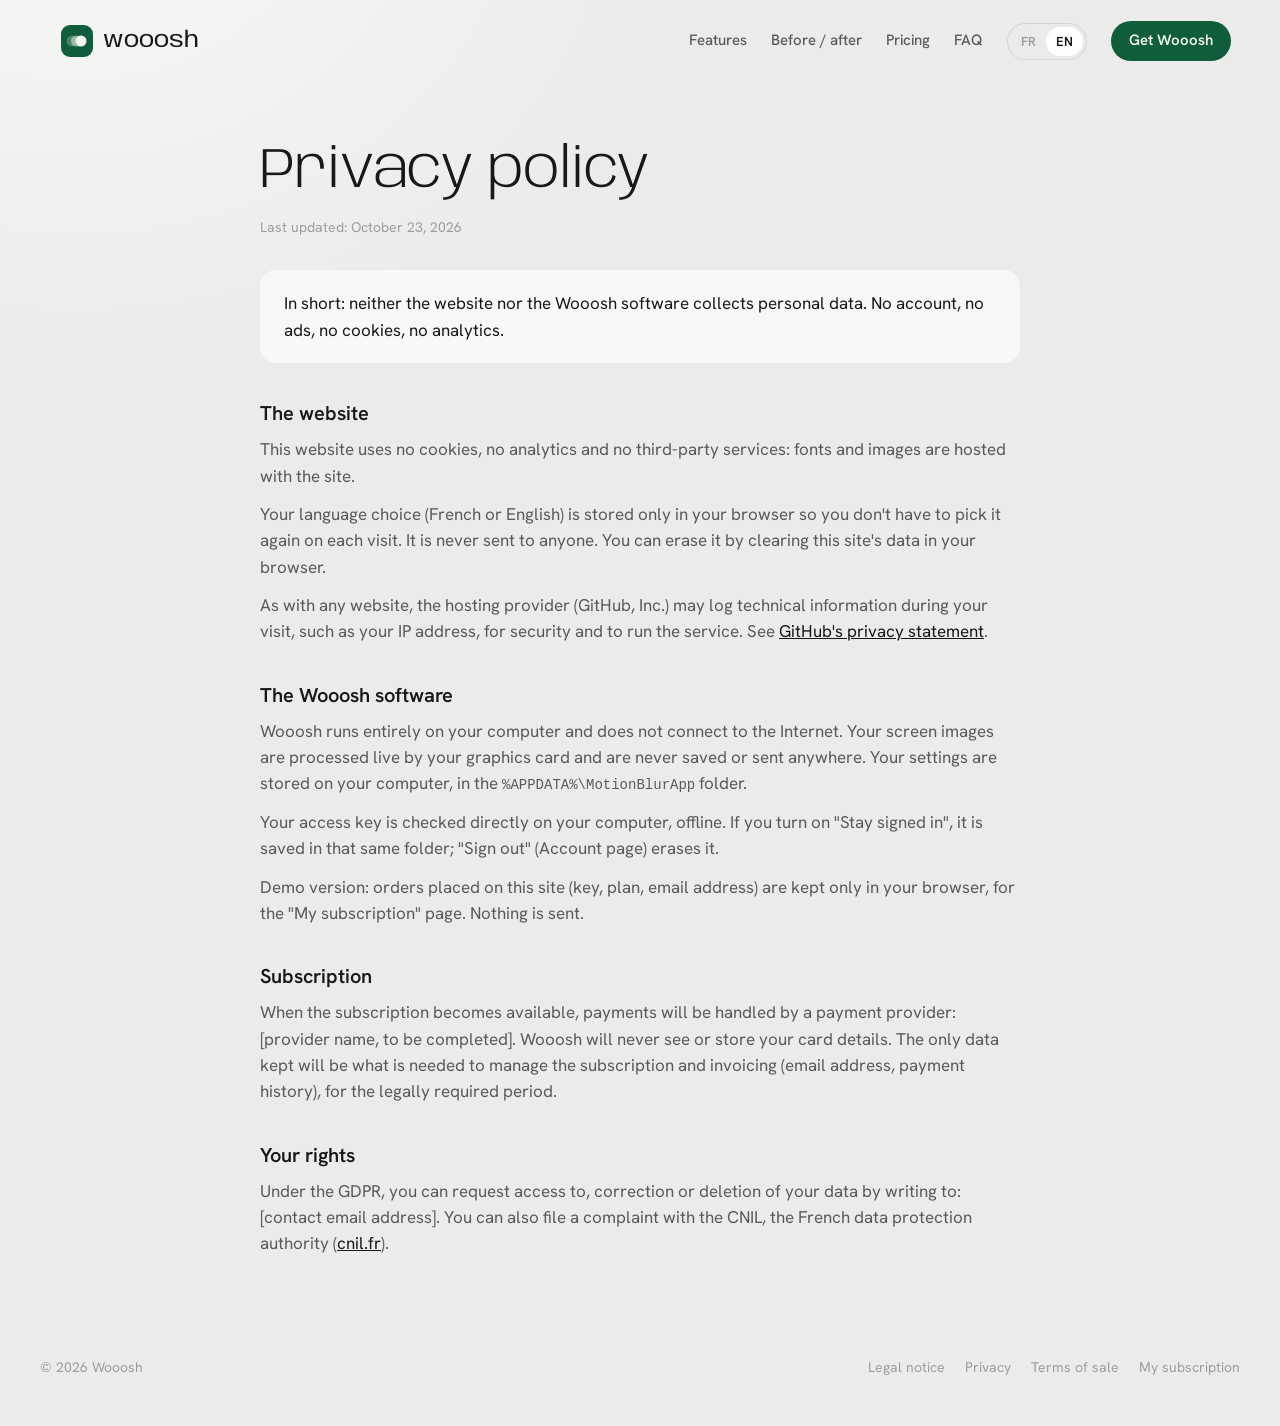
<file: confidentialite.html>
<!doctype html>
<html lang="fr">
<head>
  <meta charset="utf-8">
  <meta name="viewport" content="width=device-width, initial-scale=1">
  <title>Confidentialité — Wooosh</title>
  <link rel="icon" href="images/logo.svg" type="image/svg+xml">
  <link rel="stylesheet" href="style.css">
</head>
<body>

  <div class="progress" aria-hidden="true"></div>

  <header class="nav">
    <a class="brand" href="index.html">
      <img src="images/logo.svg" alt="" width="32" height="32">
      <span>wooosh</span>
    </a>
    <nav class="nav-links">
      <a href="index.html#fonctions" data-i18n="nav.features">Fonctions</a>
      <a href="index.html#comparaison" data-i18n="nav.compare">Avant / après</a>
      <a href="index.html#tarifs" data-i18n="nav.pricing">Tarifs</a>
      <a href="index.html#faq" data-i18n="nav.faq">Questions</a>
    </nav>
    <div class="lang" role="group" aria-label="Langue / Language">
      <button type="button" data-set-lang="fr">FR</button>
      <button type="button" data-set-lang="en">EN</button>
    </div>
    <a class="btn btn-small" href="index.html#tarifs" data-i18n="nav.get">Obtenir Wooosh</a>
  </header>

  <main class="legal">
    <div data-lang="fr">
      <h1>Politique de confidentialité</h1>
      <p class="legal-date">Dernière mise à jour : 23 octobre 2026</p>

      <p class="legal-summary">En bref : ni le site ni le logiciel Wooosh ne collectent de données personnelles. Pas de compte, pas de publicité, pas de cookies, pas de mesure d'audience.</p>

      <h2>Le site</h2>
      <p>Le site n'utilise aucun cookie, aucun outil de mesure d'audience et aucun service tiers : les polices et les images sont hébergées avec le site.</p>
      <p>Votre choix de langue (français ou anglais) est enregistré uniquement dans votre navigateur, pour vous éviter de le refaire à chaque visite. Il n'est jamais envoyé à personne. Vous pouvez l'effacer en supprimant les données du site dans votre navigateur.</p>
      <p>Comme pour tout site, l'hébergeur (GitHub, Inc.) peut enregistrer des informations techniques au moment de votre visite, comme votre adresse IP, pour assurer la sécurité et le bon fonctionnement du service. Voir la <a href="https://docs.github.com/fr/site-policy/privacy-policies/github-general-privacy-statement">déclaration de confidentialité de GitHub</a>.</p>

      <h2>Le logiciel Wooosh</h2>
      <p>Wooosh fonctionne entièrement sur votre ordinateur et ne se connecte pas à Internet. Les images de votre écran sont traitées par votre carte graphique, en direct, et ne sont jamais enregistrées ni envoyées. Vos réglages sont stockés sur votre ordinateur, dans le dossier <code>%APPDATA%\MotionBlurApp</code>.</p>
      <p>Votre clé d'accès est vérifiée directement sur votre ordinateur, sans connexion. Si vous activez « Rester connecté », elle est enregistrée dans ce même dossier ; « Se déconnecter » (page Compte) l'efface.</p>
      <p>Version de démonstration : les commandes passées sur ce site (clé, formule, adresse e-mail) sont gardées uniquement dans votre navigateur, pour la page « Mon abonnement ». Rien n'est envoyé.</p>

      <h2>Abonnement</h2>
      <p>Lorsque l'abonnement sera disponible, le paiement sera géré par un prestataire de paiement : [nom du prestataire, à compléter]. Wooosh ne verra ni ne conservera jamais vos coordonnées bancaires. Les seules données conservées seront celles nécessaires à la gestion de l'abonnement et à la facturation (adresse e-mail, historique des paiements), pendant la durée légale de conservation.</p>

      <h2>Vos droits</h2>
      <p>Conformément au RGPD, vous pouvez demander l'accès, la rectification ou la suppression de vos données en écrivant à : [adresse e-mail de contact]. Vous pouvez aussi adresser une réclamation à la CNIL (<a href="https://www.cnil.fr">cnil.fr</a>).</p>
    </div>

    <div data-lang="en">
      <h1>Privacy policy</h1>
      <p class="legal-date">Last updated: October 23, 2026</p>

      <p class="legal-summary">In short: neither the website nor the Wooosh software collects personal data. No account, no ads, no cookies, no analytics.</p>

      <h2>The website</h2>
      <p>This website uses no cookies, no analytics and no third-party services: fonts and images are hosted with the site.</p>
      <p>Your language choice (French or English) is stored only in your browser so you don't have to pick it again on each visit. It is never sent to anyone. You can erase it by clearing this site's data in your browser.</p>
      <p>As with any website, the hosting provider (GitHub, Inc.) may log technical information during your visit, such as your IP address, for security and to run the service. See <a href="https://docs.github.com/en/site-policy/privacy-policies/github-general-privacy-statement">GitHub's privacy statement</a>.</p>

      <h2>The Wooosh software</h2>
      <p>Wooosh runs entirely on your computer and does not connect to the Internet. Your screen images are processed live by your graphics card and are never saved or sent anywhere. Your settings are stored on your computer, in the <code>%APPDATA%\MotionBlurApp</code> folder.</p>
      <p>Your access key is checked directly on your computer, offline. If you turn on "Stay signed in", it is saved in that same folder; "Sign out" (Account page) erases it.</p>
      <p>Demo version: orders placed on this site (key, plan, email address) are kept only in your browser, for the "My subscription" page. Nothing is sent.</p>

      <h2>Subscription</h2>
      <p>When the subscription becomes available, payments will be handled by a payment provider: [provider name, to be completed]. Wooosh will never see or store your card details. The only data kept will be what is needed to manage the subscription and invoicing (email address, payment history), for the legally required period.</p>

      <h2>Your rights</h2>
      <p>Under the GDPR, you can request access to, correction or deletion of your data by writing to: [contact email address]. You can also file a complaint with the CNIL, the French data protection authority (<a href="https://www.cnil.fr">cnil.fr</a>).</p>
    </div>
  </main>

  <footer class="footer">
    <span>© 2026 Wooosh</span>
    <nav class="footer-links">
      <a href="mentions-legales.html" data-i18n="footer.legal">Mentions légales</a>
      <a href="confidentialite.html" data-i18n="footer.privacy">Confidentialité</a>
      <a href="cgv.html" data-i18n="footer.terms">Conditions de vente</a>
      <a href="compte.html" data-i18n="footer.account">Mon abonnement</a>
    </nav>
  </footer>

  <script src="i18n.js"></script>
  <script src="site.js"></script>
</body>
</html>
</file>
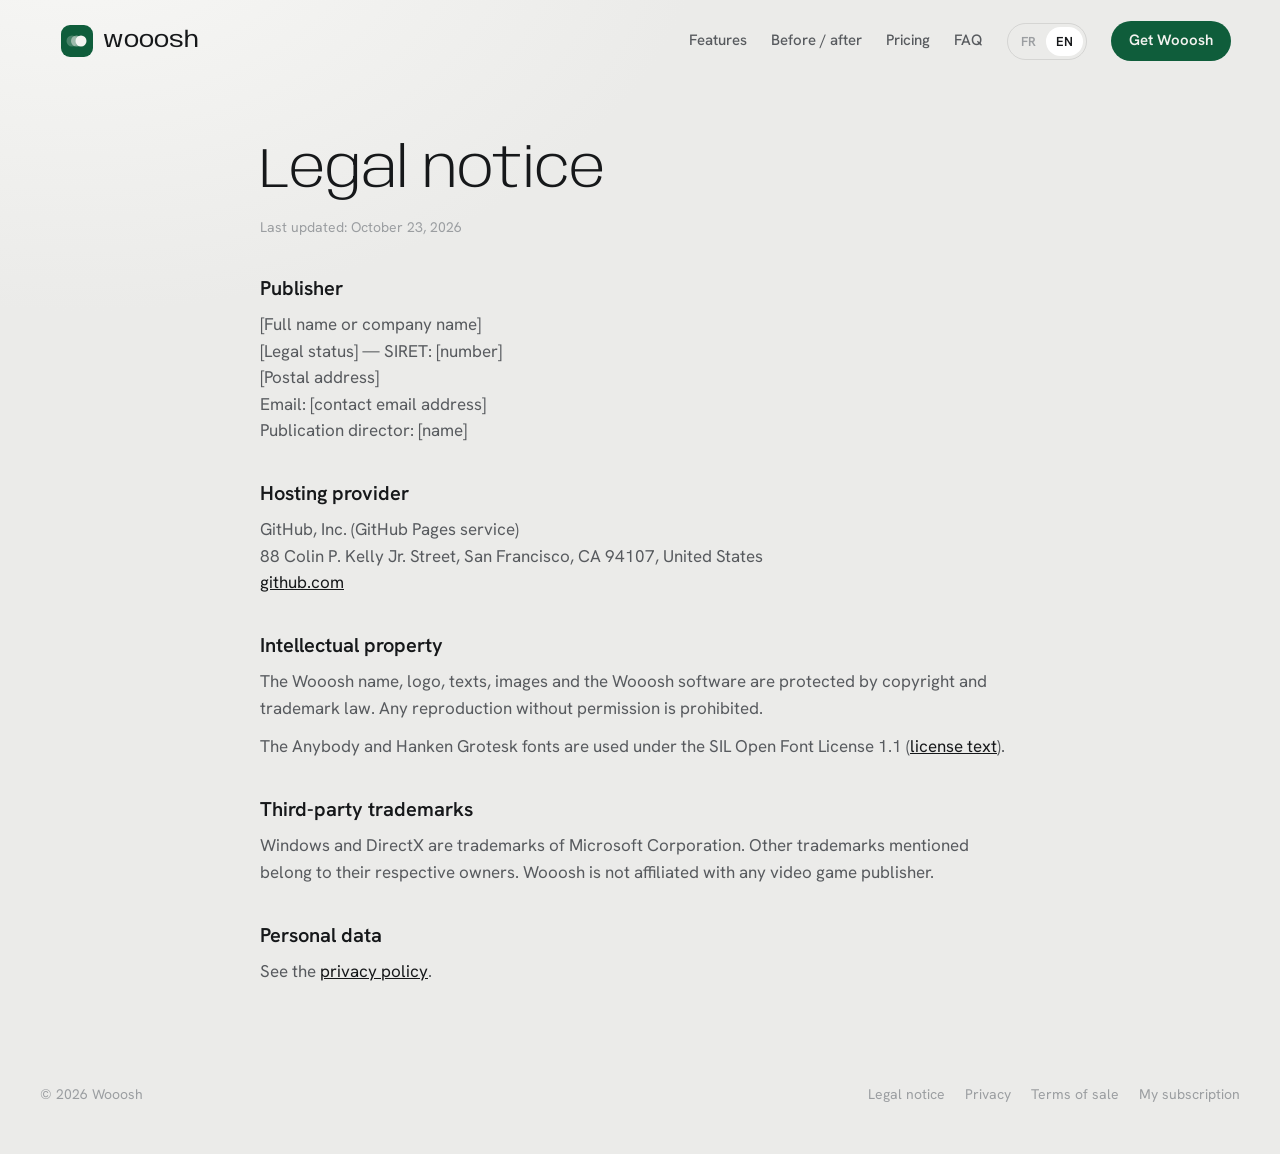
<file: mentions-legales.html>
<!doctype html>
<html lang="fr">
<head>
  <meta charset="utf-8">
  <meta name="viewport" content="width=device-width, initial-scale=1">
  <title>Mentions légales — Wooosh</title>
  <link rel="icon" href="images/logo.svg" type="image/svg+xml">
  <link rel="stylesheet" href="style.css">
</head>
<body>

  <div class="progress" aria-hidden="true"></div>

  <header class="nav">
    <a class="brand" href="index.html">
      <img src="images/logo.svg" alt="" width="32" height="32">
      <span>wooosh</span>
    </a>
    <nav class="nav-links">
      <a href="index.html#fonctions" data-i18n="nav.features">Fonctions</a>
      <a href="index.html#comparaison" data-i18n="nav.compare">Avant / après</a>
      <a href="index.html#tarifs" data-i18n="nav.pricing">Tarifs</a>
      <a href="index.html#faq" data-i18n="nav.faq">Questions</a>
    </nav>
    <div class="lang" role="group" aria-label="Langue / Language">
      <button type="button" data-set-lang="fr">FR</button>
      <button type="button" data-set-lang="en">EN</button>
    </div>
    <a class="btn btn-small" href="index.html#tarifs" data-i18n="nav.get">Obtenir Wooosh</a>
  </header>

  <main class="legal">
    <!-- Les champs entre crochets [ ] sont à compléter avant la mise en ligne. -->
    <div data-lang="fr">
      <h1>Mentions légales</h1>
      <p class="legal-date">Dernière mise à jour : 23 octobre 2026</p>

      <h2>Éditeur du site</h2>
      <p>
        [Nom et prénom, ou nom de l'entreprise]<br>
        [Statut : micro-entreprise, SAS…] — SIRET : [numéro]<br>
        [Adresse postale]<br>
        E-mail : [adresse e-mail de contact]<br>
        Directeur de la publication : [nom]
      </p>

      <h2>Hébergeur</h2>
      <p>
        GitHub, Inc. (service GitHub Pages)<br>
        88 Colin P. Kelly Jr. Street, San Francisco, CA 94107, États-Unis<br>
        <a href="https://github.com">github.com</a>
      </p>

      <h2>Propriété intellectuelle</h2>
      <p>Le nom Wooosh, son logo, les textes, les images et le logiciel Wooosh sont protégés par le droit d'auteur et le droit des marques. Toute reproduction sans autorisation est interdite.</p>
      <p>Les polices Anybody et Hanken Grotesk sont utilisées sous licence SIL Open Font License 1.1 (<a href="fonts/OFL.txt">texte de la licence</a>).</p>

      <h2>Marques de tiers</h2>
      <p>Windows et DirectX sont des marques de Microsoft Corporation. Les autres marques citées appartiennent à leurs propriétaires respectifs. Wooosh n'est affilié à aucun éditeur de jeu vidéo.</p>

      <h2>Données personnelles</h2>
      <p>Voir la <a href="confidentialite.html">politique de confidentialité</a>.</p>
    </div>

    <div data-lang="en">
      <h1>Legal notice</h1>
      <p class="legal-date">Last updated: October 23, 2026</p>

      <h2>Publisher</h2>
      <p>
        [Full name or company name]<br>
        [Legal status] — SIRET: [number]<br>
        [Postal address]<br>
        Email: [contact email address]<br>
        Publication director: [name]
      </p>

      <h2>Hosting provider</h2>
      <p>
        GitHub, Inc. (GitHub Pages service)<br>
        88 Colin P. Kelly Jr. Street, San Francisco, CA 94107, United States<br>
        <a href="https://github.com">github.com</a>
      </p>

      <h2>Intellectual property</h2>
      <p>The Wooosh name, logo, texts, images and the Wooosh software are protected by copyright and trademark law. Any reproduction without permission is prohibited.</p>
      <p>The Anybody and Hanken Grotesk fonts are used under the SIL Open Font License 1.1 (<a href="fonts/OFL.txt">license text</a>).</p>

      <h2>Third-party trademarks</h2>
      <p>Windows and DirectX are trademarks of Microsoft Corporation. Other trademarks mentioned belong to their respective owners. Wooosh is not affiliated with any video game publisher.</p>

      <h2>Personal data</h2>
      <p>See the <a href="confidentialite.html">privacy policy</a>.</p>
    </div>
  </main>

  <footer class="footer">
    <span>© 2026 Wooosh</span>
    <nav class="footer-links">
      <a href="mentions-legales.html" data-i18n="footer.legal">Mentions légales</a>
      <a href="confidentialite.html" data-i18n="footer.privacy">Confidentialité</a>
      <a href="cgv.html" data-i18n="footer.terms">Conditions de vente</a>
      <a href="compte.html" data-i18n="footer.account">Mon abonnement</a>
    </nav>
  </footer>

  <script src="i18n.js"></script>
  <script src="site.js"></script>
</body>
</html>
</file>
<file: style.css>
/* Design system Wooosh « Pose longue » : mêmes couleurs que l'application (src/UI/Theme.cs).
   Interface neutre, un seul vert (racing) réservé aux boutons et au Motion Blur. */

/* Polices hébergées avec le site (aucune requête vers Google), licence SIL OFL : fonts/OFL.txt */
@font-face { font-family: "Anybody"; src: url("fonts/Anybody-112-Light.ttf") format("truetype"); font-weight: 300; font-display: swap; }
@font-face { font-family: "Anybody"; src: url("fonts/Anybody-112-Regular.ttf") format("truetype"); font-weight: 400; font-display: swap; }
@font-face { font-family: "Hanken Grotesk"; src: url("fonts/HankenGrotesk-Regular.ttf") format("truetype"); font-weight: 400; font-display: swap; }
@font-face { font-family: "Hanken Grotesk"; src: url("fonts/HankenGrotesk-Medium.ttf") format("truetype"); font-weight: 500; font-display: swap; }
@font-face { font-family: "Hanken Grotesk"; src: url("fonts/HankenGrotesk-SemiBold.ttf") format("truetype"); font-weight: 600 700; font-display: swap; }

:root {
  --bg: #131416;
  --bg-glow: #25282c;
  --surface: #1b1c1f;
  --surface-raised: #25272b;
  --line: rgba(255, 255, 255, .08);
  --ink: #eceef0;
  --ink-muted: #a4a7ac;
  --ink-faint: #5e6167;
  --racing: #17734a;
  --on-racing: #f1f4ee;
  --racing-text: #5cc895;
  --invert: #eceef0;
  --on-invert: #16181a;

  --radius-md: 16px;
  --radius-lg: 26px;
  --radius-xl: 34px;
  --display: "Anybody", "Segoe UI Variable Display", "Segoe UI", sans-serif;
  --ui: "Hanken Grotesk", "Segoe UI Variable Text", "Segoe UI", sans-serif;
  color-scheme: dark;
}

@media (prefers-color-scheme: light) {
  :root {
    --bg: #ebebe9;
    --bg-glow: #f8f8f6;
    --surface: #f8f8f7;
    --surface-raised: #ffffff;
    --line: rgba(22, 24, 26, .1);
    --ink: #16181a;
    --ink-muted: #575a5e;
    --ink-faint: #9b9ea1;
    --racing: #0f5d3b;
    --on-racing: #f3f3f0;
    --racing-text: #0f5d3b;
    --invert: #1d1f22;
    --on-invert: #f3f3f1;
    color-scheme: light;
  }
}

* { box-sizing: border-box; }

html { scroll-behavior: smooth; }

body {
  margin: 0;
  overflow-x: clip; /* le carrousel déborde sur les côtés : pas de barre de défilement horizontale */
  background: radial-gradient(70% 50% at 6% -8%, var(--bg-glow), var(--bg) 70%) no-repeat, var(--bg);
  color: var(--ink);
  font-family: var(--ui);
  font-size: 17px;
  line-height: 1.55;
  -webkit-font-smoothing: antialiased;
}

img { max-width: 100%; height: auto; display: block; }

a { color: inherit; }

h1, h2, .big {
  font-family: var(--display);
  font-stretch: 112.5%;
  font-weight: 300;
  letter-spacing: -.02em;
  line-height: 1.05;
  margin: 0;
}

h1 { font-size: clamp(44px, 7vw, 88px); }
h2 { font-size: clamp(32px, 4.5vw, 56px); margin-bottom: 40px; }
h3 { font-size: 20px; font-weight: 600; margin: 0 0 8px; }

main, .nav, .footer {
  width: min(1200px, 100% - 32px);
  margin-inline: auto;
}

/* ---------- Barre du haut : pilule qui reste en haut quand on descend ---------- */
.nav {
  position: sticky;
  top: 12px;
  z-index: 50;
  display: flex;
  align-items: center;
  gap: 24px;
  margin-top: 12px;
  padding: 8px 8px 8px 20px;
  border-radius: 999px;
  border: 1px solid transparent;
  transition: background .24s, border-color .24s, box-shadow .24s;
}

/* Dès qu'on a un peu défilé, la pilule prend un fond de verre dépoli */
.scrolled .nav {
  background: color-mix(in srgb, var(--surface) 76%, transparent);
  border-color: var(--line);
  backdrop-filter: blur(18px) saturate(1.3);
  -webkit-backdrop-filter: blur(18px) saturate(1.3);
  box-shadow: 0 18px 40px -28px rgba(0, 0, 0, .9);
}

/* Fine ligne verte tout en haut : avancement de la lecture */
.progress {
  position: fixed;
  inset: 0 0 auto 0;
  height: 2px;
  z-index: 60;
  background: var(--racing-text);
  transform: scaleX(0);
  transform-origin: left;
}

section[id] { scroll-margin-top: 96px; }

.brand {
  display: flex;
  align-items: center;
  gap: 10px;
  text-decoration: none;
  font-family: var(--display);
  font-stretch: 112.5%;
  font-size: 22px;
}

.nav-links {
  display: flex;
  gap: 24px;
  margin-left: auto;
}

.nav-links a {
  color: var(--ink-muted);
  text-decoration: none;
  font-weight: 500;
  font-size: 15px;
}

.nav-links a:hover { color: var(--ink); }

/* ---------- Boutons ---------- */
.btn {
  display: inline-flex;
  align-items: center;
  justify-content: center;
  height: 52px;
  padding: 0 26px;
  border-radius: 999px;
  background: var(--racing);
  color: var(--on-racing);
  font-weight: 600;
  text-decoration: none;
  transition: transform .12s, filter .12s;
}

.btn:hover { filter: brightness(1.12); }
.btn:active { transform: scale(.97); }

.btn-small { height: 40px; padding: 0 18px; font-size: 15px; }

.btn-ghost {
  background: transparent;
  color: var(--ink);
  border: 1px solid var(--line);
}

.btn-disabled {
  background: var(--surface-raised);
  color: var(--ink-muted);
  cursor: default;
}

.btn-disabled:hover { filter: none; }

/* ---------- Héros ---------- */
.hero {
  display: grid;
  grid-template-columns: 1.1fr 1fr;
  gap: 48px;
  align-items: center;
  padding: 72px 0 64px;
}

.eyebrow {
  color: var(--racing-text);
  font-weight: 600;
  font-size: 14px;
  text-transform: uppercase;
  letter-spacing: .08em;
  margin: 0 0 20px;
}

.lead {
  color: var(--ink-muted);
  font-size: 19px;
  max-width: 34em;
  margin: 24px 0 32px;
}

.hero-actions { display: flex; gap: 12px; flex-wrap: wrap; }

/* Démonstration interactive du Motion Blur (demo.js dessine la boule et son flou) */
.demo {
  background: var(--surface);
  border: 1px solid var(--line);
  border-radius: var(--radius-xl);
  padding: 32px;
}

.demo-track {
  position: relative;
  height: 200px;
  border-radius: var(--radius-lg);
  background: var(--racing);
  overflow: hidden;
  touch-action: none;
}

.demo-canvas { position: absolute; inset: 0; width: 100%; height: 100%; cursor: grab; }
.demo-canvas.grabbing { cursor: grabbing; }

.demo-hint {
  position: absolute;
  left: 16px;
  bottom: 12px;
  font-size: 13px;
  color: color-mix(in srgb, var(--on-racing) 70%, transparent);
  pointer-events: none;
  transition: opacity .4s;
}

.demo-hint.hidden { opacity: 0; }

.demo-controls {
  display: flex;
  align-items: center;
  gap: 24px;
  margin-top: 20px;
  font-size: 14px;
  font-weight: 500;
}

/* Interrupteur comme dans l'application */
.switch { display: flex; align-items: center; gap: 10px; cursor: pointer; flex: none; }
.switch input { position: absolute; opacity: 0; width: 1px; height: 1px; }

.switch-ui {
  position: relative;
  width: 44px;
  height: 26px;
  border-radius: 999px;
  background: var(--surface-raised);
  border: 1px solid var(--line);
  transition: background .24s;
}

.switch-ui::after {
  content: "";
  position: absolute;
  top: 3px;
  left: 3px;
  width: 18px;
  height: 18px;
  border-radius: 50%;
  background: var(--ink-muted);
  transition: transform .24s cubic-bezier(.2, .8, .2, 1), background .24s;
}

.switch input:checked + .switch-ui { background: var(--racing); }
.switch input:checked + .switch-ui::after { transform: translateX(18px); background: var(--on-racing); }
.switch input:focus-visible + .switch-ui { outline: 2px solid var(--ink); outline-offset: 2px; }

/* Curseur d'intensité : partie remplie en vert (--fill réglé par demo.js) */
.demo-slider { display: flex; align-items: center; gap: 12px; flex: 1; color: var(--ink-muted); }

.demo-slider input {
  --fill: 60%;
  flex: 1;
  height: 6px;
  border-radius: 999px;
  appearance: none;
  background: linear-gradient(to right, var(--racing-text) var(--fill), var(--surface-raised) var(--fill));
  cursor: pointer;
}

.demo-slider input::-webkit-slider-thumb {
  appearance: none;
  width: 20px;
  height: 20px;
  border-radius: 50%;
  background: var(--ink);
  border: 3px solid var(--surface);
}

.demo-slider input::-moz-range-thumb {
  width: 16px;
  height: 16px;
  border-radius: 50%;
  background: var(--ink);
  border: 3px solid var(--surface);
}

.demo-slider input:disabled { opacity: .4; cursor: default; }
.demo-value { min-width: 3.2em; text-align: right; color: var(--ink); font-variant-numeric: tabular-nums; }

@media (prefers-reduced-motion: reduce) {
  html { scroll-behavior: auto; }
}

/* ---------- Carrousel des écrans de l'application ---------- */
.gallery-head {
  display: flex;
  align-items: center;
  justify-content: space-between;
  gap: 16px;
  margin-bottom: 8px;
}

.gallery-tabs {
  display: flex;
  gap: 4px;
  overflow-x: auto;
  scrollbar-width: none;
}

.gallery-tab {
  flex: none;
  border: 0;
  background: none;
  color: var(--ink-muted);
  font: 500 15px var(--ui);
  padding: 8px 14px;
  border-radius: 999px;
  cursor: pointer;
  transition: background .24s, color .24s;
}

.gallery-tab:hover { color: var(--ink); }
.gallery-tab[aria-current="true"] { background: var(--surface-raised); color: var(--ink); }

.gallery-arrows { display: flex; gap: 8px; flex: none; }

.arrow {
  width: 44px;
  height: 44px;
  border-radius: 50%;
  border: 1px solid var(--line);
  background: var(--surface);
  color: var(--ink);
  font-size: 18px;
  cursor: pointer;
}

.arrow:disabled { opacity: .35; cursor: default; }

/* Carrousel piloté par le défilement : la section est haute, son contenu reste collé à l'écran
   pendant qu'on descend, et site.js fait avancer la piste de gauche à droite. */
.gallery { position: relative; height: 340vh; }

.gallery-sticky {
  position: sticky;
  top: 0;
  height: 100vh;
  display: flex;
  flex-direction: column;
  justify-content: center;
  padding-top: 72px;
}

.gallery-viewport {
  overflow-x: clip;
  margin: 0 calc(50% - 50vw);
}

.gallery-track {
  display: flex;
  gap: 40px;
  padding: 40px 0;
  will-change: transform;
}

.slide {
  flex: 0 0 min(64vw, 900px);
  margin: 0;
  will-change: transform, opacity; /* chaque écran a son propre calque : le déplacer ne redessine rien */
}

/* Une fenêtre en 3D : --rx / --ry sont réglés par site.js quand on la fait glisser */
.win {
  --rx: 4deg;
  --ry: -6deg;
  position: relative;
  border-radius: 14px;
  transform: perspective(1600px) rotateX(var(--rx)) rotateY(var(--ry));
  transform-style: preserve-3d;
  transition: transform .6s cubic-bezier(.2, .8, .2, 1), opacity .4s;
  box-shadow: 0 30px 50px -30px rgba(0, 0, 0, .7), 0 0 0 1px var(--line);
  will-change: transform;
  cursor: grab;
  touch-action: pan-x pan-y;
  outline: none;
}

.win.dragging { transition: none; cursor: grabbing; }
.win:focus-visible { box-shadow: 0 0 0 3px var(--ink); }

.win picture { position: relative; display: block; } /* au-dessus de la tranche, même quand la fenêtre est estompée */
.win img { border-radius: 14px; user-select: none; -webkit-user-drag: none; }

/* Épaisseur de la fenêtre : une tranche derrière l'écran */
.win::before {
  content: "";
  position: absolute;
  inset: 0;
  border-radius: 14px;
  background: var(--surface-raised);
  transform: translateZ(-14px);
}

/* Reflet de lumière qui bouge avec l'angle */
.win-glare {
  position: absolute;
  inset: 0;
  border-radius: 14px;
  pointer-events: none;
  background: linear-gradient(calc(110deg + var(--ry) * 2), rgba(255, 255, 255, .08), transparent 45%);
}


.slide figcaption {
  margin-top: 28px;
  text-align: center;
  color: var(--ink-muted);
  opacity: 0;
  transition: opacity .4s;
}

.slide.is-active figcaption { opacity: 1; }
.slide figcaption strong { color: var(--ink); font-weight: 600; margin-right: 6px; }

.gallery-hint { text-align: center; color: var(--ink-faint); font-size: 13px; margin: 8px 0 0; }

@media (hover: none) { .gallery-hint { display: none; } }

@media (prefers-reduced-motion: reduce) {
  .win { transition: none; }
}

/* ---------- Sections ---------- */
.section { padding: 120px 0 0; }

.bento {
  display: grid;
  grid-template-columns: repeat(3, 1fr);
  gap: 16px;
}

.card {
  background: var(--surface);
  border: 1px solid var(--line);
  border-radius: var(--radius-lg);
  padding: 28px;
}

.card p { color: var(--ink-muted); margin: 0; }

.card-hero {
  grid-row: span 2;
  background: var(--racing);
  border-color: transparent;
  color: var(--on-racing);
  display: flex;
  flex-direction: column;
}

.card-hero p { color: color-mix(in srgb, var(--on-racing) 78%, transparent); }
.card-hero p + p { margin-top: 12px; }

.card-kicker {
  font-size: 14px;
  font-weight: 500;
  margin-bottom: 20px !important;
}

.card-hero .big {
  color: var(--on-racing);
  font-size: 88px;
  margin-top: auto;
  padding-top: 40px;
}

.big span { font-size: .4em; }

.card-note { font-size: 13px; }

kbd {
  font-family: var(--ui);
  font-size: 13px;
  font-weight: 600;
  padding: 2px 8px;
  border-radius: 6px;
  border: 1px solid var(--line);
  background: var(--surface-raised);
  color: var(--ink);
}

/* Étapes */
.steps {
  list-style: none;
  padding: 0;
  margin: 0;
  display: grid;
  grid-template-columns: repeat(3, 1fr);
  gap: 16px;
}

.steps li {
  border-top: 1px solid var(--line);
  padding-top: 24px;
}

.steps p { color: var(--ink-muted); margin: 0; }

.step-num {
  display: block;
  font-family: var(--display);
  font-stretch: 112.5%;
  font-weight: 300;
  font-size: 48px;
  color: var(--ink-faint);
  line-height: 1;
  margin-bottom: 16px;
}

.aside {
  margin: 40px 0 0;
  padding: 20px 24px;
  border-radius: var(--radius-md);
  background: var(--surface);
  color: var(--ink-muted);
}

/* Configuration */
.specs dl { margin: 0; }

.specs dl div {
  display: grid;
  grid-template-columns: 1fr 2fr;
  gap: 16px;
  padding: 20px 0;
  border-top: 1px solid var(--line);
}

.specs dt { color: var(--ink-muted); }
.specs dd { margin: 0; font-weight: 500; }

/* Questions */
.faq details {
  border-top: 1px solid var(--line);
  padding: 20px 0;
}

.faq summary {
  cursor: pointer;
  font-weight: 600;
  font-size: 18px;
  list-style: none;
  display: flex;
  justify-content: space-between;
  gap: 16px;
}

.faq summary::-webkit-details-marker { display: none; }
.faq summary::after { content: "+"; color: var(--ink-faint); font-weight: 400; }
.faq details[open] summary::after { content: "−"; }
.faq details p { color: var(--ink-muted); margin: 12px 0 0; max-width: 46em; }

/* Appel final */
.cta {
  margin-top: 120px;
  padding: 72px 24px;
  text-align: center;
  background: var(--surface);
  border: 1px solid var(--line);
  border-radius: var(--radius-xl);
  display: flex;
  flex-direction: column;
  align-items: center;
}

.cta img { margin-bottom: 24px; }
.cta h2 { margin-bottom: 16px; }
.cta p { color: var(--ink-muted); margin: 0 0 32px; }

/* Pied de page */
.footer {
  display: flex;
  justify-content: space-between;
  padding: 48px 0;
  color: var(--ink-faint);
  font-size: 14px;
}

.section-lead { color: var(--ink-muted); margin: -24px 0 40px; font-size: 19px; }

/* ---------- Bouton de langue ---------- */
.lang {
  display: flex;
  padding: 3px;
  border-radius: 999px;
  border: 1px solid var(--line);
}

.nav-links + .lang { margin-left: 0; }

.lang button {
  border: 0;
  background: none;
  color: var(--ink-faint);
  font: 600 13px var(--ui);
  padding: 6px 10px;
  border-radius: 999px;
  cursor: pointer;
}

.lang button[aria-pressed="true"] { background: var(--surface-raised); color: var(--ink); }
.lang button:focus-visible { outline: 2px solid var(--ink); }

/* Pages légales : un bloc par langue */
html[lang="fr"] [data-lang="en"],
html[lang="en"] [data-lang="fr"] { display: none; }

/* ---------- Comparaison avant / après ---------- */
.compare {
  position: relative;
  border-radius: var(--radius-lg);
  overflow: hidden;
  border: 1px solid var(--line);
  aspect-ratio: 16 / 9;
  user-select: none;
}

.compare img { width: 100%; height: 100%; object-fit: cover; }

/* L'image « avant » est par-dessus, coupée à droite de la poignée */
.compare-before {
  position: absolute;
  inset: 0;
  clip-path: inset(0 calc(100% - var(--pos)) 0 0);
}

.compare-handle {
  position: absolute;
  top: 0;
  bottom: 0;
  left: var(--pos);
  width: 2px;
  margin-left: -1px;
  background: var(--on-racing);
  pointer-events: none;
}

.compare-handle span {
  position: absolute;
  top: 50%;
  left: 50%;
  width: 44px;
  height: 44px;
  margin: -22px 0 0 -22px;
  border-radius: 50%;
  background: var(--racing);
  border: 2px solid var(--on-racing);
}

.compare-handle span::before,
.compare-handle span::after {
  content: "";
  position: absolute;
  top: 50%;
  margin-top: -5px;
  border: 5px solid transparent;
}

.compare-handle span::before { left: 6px;  border-right-color: var(--on-racing); }
.compare-handle span::after  { right: 6px; border-left-color: var(--on-racing); }

.compare-range {
  position: absolute;
  inset: 0;
  width: 100%;
  height: 100%;
  margin: 0;
  opacity: 0;
  cursor: ew-resize;
}

.compare:has(.compare-range:focus-visible) .compare-handle span { outline: 3px solid var(--ink); outline-offset: 2px; }

.compare-tag {
  position: absolute;
  top: 16px;
  padding: 6px 12px;
  border-radius: 999px;
  background: rgba(13, 14, 16, .7);
  color: #eceef0;
  font-size: 13px;
  font-weight: 600;
  pointer-events: none;
}

.tag-before { left: 16px; }
.tag-after { right: 16px; }

.compare-note { color: var(--ink-faint); font-size: 14px; margin: 16px 0 0; }
.compare-note a { color: var(--ink-muted); }

/* ---------- Tarifs ---------- */
.pricing {
  display: grid;
  grid-template-columns: repeat(2, minmax(0, 420px));
  gap: 16px;
}

.plan {
  display: flex;
  flex-direction: column;
  background: var(--surface);
  border: 1px solid var(--line);
  border-radius: var(--radius-lg);
  padding: 32px;
}

.plan-best { border-color: var(--racing-text); }

.price {
  font-family: var(--display);
  font-weight: 300;
  font-size: 56px;
  line-height: 1;
  letter-spacing: -.02em;
  margin: 0;
}

.price span { font-family: var(--ui); font-size: 17px; color: var(--ink-muted); letter-spacing: 0; }

.plan-note { color: var(--ink-muted); margin: 8px 0 24px; }

.plan ul {
  list-style: none;
  padding: 24px 0 0;
  margin: 0 0 32px;
  border-top: 1px solid var(--line);
  display: grid;
  gap: 12px;
}

.plan li { padding-left: 26px; position: relative; }

.plan li::before {
  content: "";
  position: absolute;
  left: 2px;
  top: .45em;
  width: 12px;
  height: 7px;
  border-left: 2px solid var(--racing-text);
  border-bottom: 2px solid var(--racing-text);
  transform: rotate(-45deg);
}

.plan .btn { margin-top: auto; }
.btn-soon { cursor: default; opacity: .7; }
.btn-soon:hover { filter: none; }

.badge {
  margin-left: 8px;
  padding: 2px 8px;
  border-radius: 999px;
  background: var(--racing);
  color: var(--on-racing);
  font-size: 12px;
  font-weight: 600;
}

/* ---------- Pages légales ---------- */
.legal {
  max-width: 760px;
  padding: 72px 0 40px;
}

.legal h1 { font-size: clamp(36px, 5vw, 56px); }
.legal h2 { font-family: var(--ui); font-stretch: normal; font-weight: 600; font-size: 20px; letter-spacing: 0; margin: 40px 0 12px; }
.legal p { color: var(--ink-muted); margin: 0 0 12px; }
.legal a { color: var(--ink); }
.legal-date { font-size: 14px; color: var(--ink-faint) !important; margin-top: 16px !important; }
.legal-summary { margin-top: 32px !important; padding: 20px 24px; border-radius: var(--radius-md); background: var(--surface); color: var(--ink) !important; }
.legal code { font-size: 14px; }

.footer-links { display: flex; gap: 20px; flex-wrap: wrap; }
.footer-links a { color: var(--ink-faint); text-decoration: none; }
.footer-links a:hover { color: var(--ink); }

/* ---------- Paiement de démonstration (checkout.js) ---------- */
.checkout {
  width: min(480px, calc(100% - 32px));
  padding: 32px;
  border: 1px solid var(--line);
  border-radius: var(--radius-xl);
  background: var(--surface);
  color: var(--ink);
  box-shadow: 0 40px 120px -40px rgba(0, 0, 0, .8);
}

.checkout::backdrop { background: rgba(8, 9, 10, .6); backdrop-filter: blur(6px); }
.checkout h2 { font-size: 32px; margin: 0 0 20px; }

.checkout-close {
  position: absolute;
  top: 16px;
  right: 16px;
  width: 36px;
  height: 36px;
  border: 0;
  border-radius: 50%;
  background: var(--surface-raised);
  color: var(--ink-muted);
  font-size: 22px;
  line-height: 1;
  cursor: pointer;
}

.demo-badge {
  display: inline-block;
  margin: 0 0 16px;
  padding: 4px 10px;
  border-radius: 999px;
  background: var(--surface-raised);
  color: var(--ink-muted);
  font-size: 12px;
  font-weight: 600;
}

.checkout-summary {
  display: flex;
  justify-content: space-between;
  gap: 16px;
  padding: 16px 0;
  margin-bottom: 20px;
  border-top: 1px solid var(--line);
  border-bottom: 1px solid var(--line);
}

.field { display: grid; gap: 8px; font-size: 14px; font-weight: 500; color: var(--ink-muted); }

.field input {
  height: 48px;
  padding: 0 18px;
  border-radius: 999px;
  border: 1px solid var(--line);
  background: var(--bg);
  color: var(--ink);
  font: 500 16px var(--ui);
}

.field input:focus { outline: 2px solid var(--racing-text); outline-offset: 1px; }
.field-error { color: #ff6b6b; font-size: 14px; margin: 8px 0 0; }
.checkout-note { color: var(--ink-faint); font-size: 13px; margin: 16px 0 24px; }
.checkout-pay { width: 100%; }

.checkout-wait { text-align: center; padding: 40px 0; color: var(--ink-muted); }

.spinner {
  display: inline-block;
  width: 40px;
  height: 40px;
  border-radius: 50%;
  border: 3px solid var(--surface-raised);
  border-top-color: var(--racing-text);
  animation: spin .8s linear infinite;
}

@keyframes spin { to { transform: rotate(360deg); } }

.checkout-sent, .key-exp { color: var(--ink-muted); font-size: 14px; }

.key-box {
  display: flex;
  align-items: center;
  justify-content: space-between;
  gap: 12px;
  padding: 12px 12px 12px 18px;
  border-radius: var(--radius-md);
  background: var(--bg);
  border: 1px solid var(--racing-text);
}

.key-value { font: 600 16px ui-monospace, "Cascadia Mono", Consolas, monospace; letter-spacing: .04em; overflow-wrap: anywhere; }

.next-steps { color: var(--ink-muted); padding-left: 20px; margin: 16px 0 24px; display: grid; gap: 6px; }
.checkout-actions { display: flex; gap: 8px; flex-wrap: wrap; }

/* ---------- Page « Mon abonnement » (account.js) ---------- */
.account-lead { margin: 16px 0 32px; }

.account-form { display: flex; gap: 12px; align-items: end; }
.account-form .field { flex: 1; }
.account-key { font-family: ui-monospace, "Cascadia Mono", Consolas, monospace !important; letter-spacing: .04em; text-transform: uppercase; }

.sub-card {
  margin-top: 32px;
  padding: 28px;
  border-radius: var(--radius-lg);
  background: var(--surface);
  border: 1px solid var(--line);
}

.sub-head { display: flex; justify-content: space-between; align-items: start; gap: 16px; }
.sub-days { margin-top: 4px !important; color: var(--ink) !important; }

.sub-badge {
  padding: 4px 12px;
  border-radius: 999px;
  background: var(--surface-raised);
  color: var(--ink-muted);
  font-size: 12px;
  font-weight: 600;
}

.sub-badge.is-live { background: var(--racing); color: var(--on-racing); }

.sub-bar { height: 8px; margin-top: 24px; border-radius: 4px; background: var(--bg); overflow: hidden; }
.sub-bar span { display: block; height: 100%; border-radius: 4px; background: var(--racing-text); }
.sub-dates { display: flex; justify-content: space-between; gap: 16px; margin-top: 8px; font-size: 13px; color: var(--ink-faint); }
.sub-key { margin-top: 20px !important; font: 500 14px ui-monospace, "Cascadia Mono", Consolas, monospace; }
.sub-actions { margin-top: 20px; }

.orders h2 { font-size: 22px !important; }
.order-list { list-style: none; padding: 0; margin: 0; display: grid; gap: 8px; }
.order-empty { color: var(--ink-faint); }

.order {
  width: 100%;
  display: grid;
  grid-template-columns: auto 1fr;
  gap: 4px 16px;
  padding: 14px 18px;
  text-align: left;
  border-radius: var(--radius-md);
  border: 1px solid var(--line);
  background: var(--surface);
  color: var(--ink);
  font: 14px var(--ui);
  cursor: pointer;
}

.order:hover { background: var(--surface-raised); }
.order span { color: var(--ink-muted); }
.order code { grid-column: 1 / -1; color: var(--ink-faint); font-size: 13px; }
.account-demo { margin-top: 40px !important; font-size: 14px; }

@media (max-width: 640px) {
  .account-form { flex-direction: column; align-items: stretch; }
  .checkout { padding: 24px; }
  .key-box { flex-direction: column; align-items: stretch; }
}

/* ---------- Curseur (seulement avec une souris, voir site.js) ---------- */
.custom-cursor, .custom-cursor * { cursor: none !important; }

.cursor-trail {
  position: fixed;
  inset: 0;
  width: 100vw;
  height: 100vh;
  pointer-events: none;
  z-index: 100;
}

.cursor-dot {
  position: fixed;
  left: -4px;
  top: -4px;
  width: 8px;
  height: 8px;
  border-radius: 50%;
  background: var(--ink);
  pointer-events: none;
  z-index: 101;
  opacity: 0;
  will-change: transform;
  transition: opacity .2s;
}

.cursor-on .cursor-dot { opacity: 1; }

.cursor-ring {
  will-change: transform;
  position: fixed;
  left: -18px;
  top: -18px;
  width: 36px;
  height: 36px;
  border-radius: 50%;
  border: 1px solid color-mix(in srgb, var(--ink) 45%, transparent);
  pointer-events: none;
  z-index: 99;
  opacity: 0;
  transition: opacity .2s, width .24s, height .24s, left .24s, top .24s, background .24s, border-color .24s;
}

.cursor-on .cursor-ring { opacity: 1; }

.cursor-ring.hover {
  left: -28px;
  top: -28px;
  width: 56px;
  height: 56px;
  background: color-mix(in srgb, var(--racing-text) 18%, transparent);
  border-color: transparent;
}

.cursor-ring.down { width: 28px; height: 28px; left: -14px; top: -14px; }

/* ---------- Téléphone et tablette ---------- */
@media (max-width: 900px) {
  .hero { grid-template-columns: 1fr; padding-top: 40px; }
  .bento { grid-template-columns: 1fr 1fr; }
  .card-hero { grid-column: span 2; grid-row: auto; }
}

@media (max-width: 640px) {
  body { font-size: 16px; }
  .nav-links { display: none; }
  .nav { gap: 8px; padding-left: 14px; }
  .brand span { display: none; }
  .lang { margin-left: auto; }
  .pricing { grid-template-columns: 1fr; }
  .footer { flex-direction: column; gap: 16px; }
  .gallery-arrows { display: none; }
  .gallery { height: 300vh; }
  .gallery-track { gap: 16px; padding: 24px 0; }
  .slide { flex-basis: 82vw; }
  .demo-controls { flex-wrap: wrap; gap: 16px; }
  .demo-track { height: 160px; }
  .slide figcaption { margin-top: 16px; font-size: 14px; }
  .compare-tag { top: 10px; font-size: 12px; }
  .tag-before { left: 10px; }
  .tag-after { right: 10px; }
  .bento, .steps { grid-template-columns: 1fr; }
  .card-hero { grid-column: auto; }
  .card-hero .big { font-size: 64px; }
  .specs dl div { grid-template-columns: 1fr; gap: 4px; }
  .section { padding-top: 80px; }
  .demo { padding: 20px; }
}
</file>
